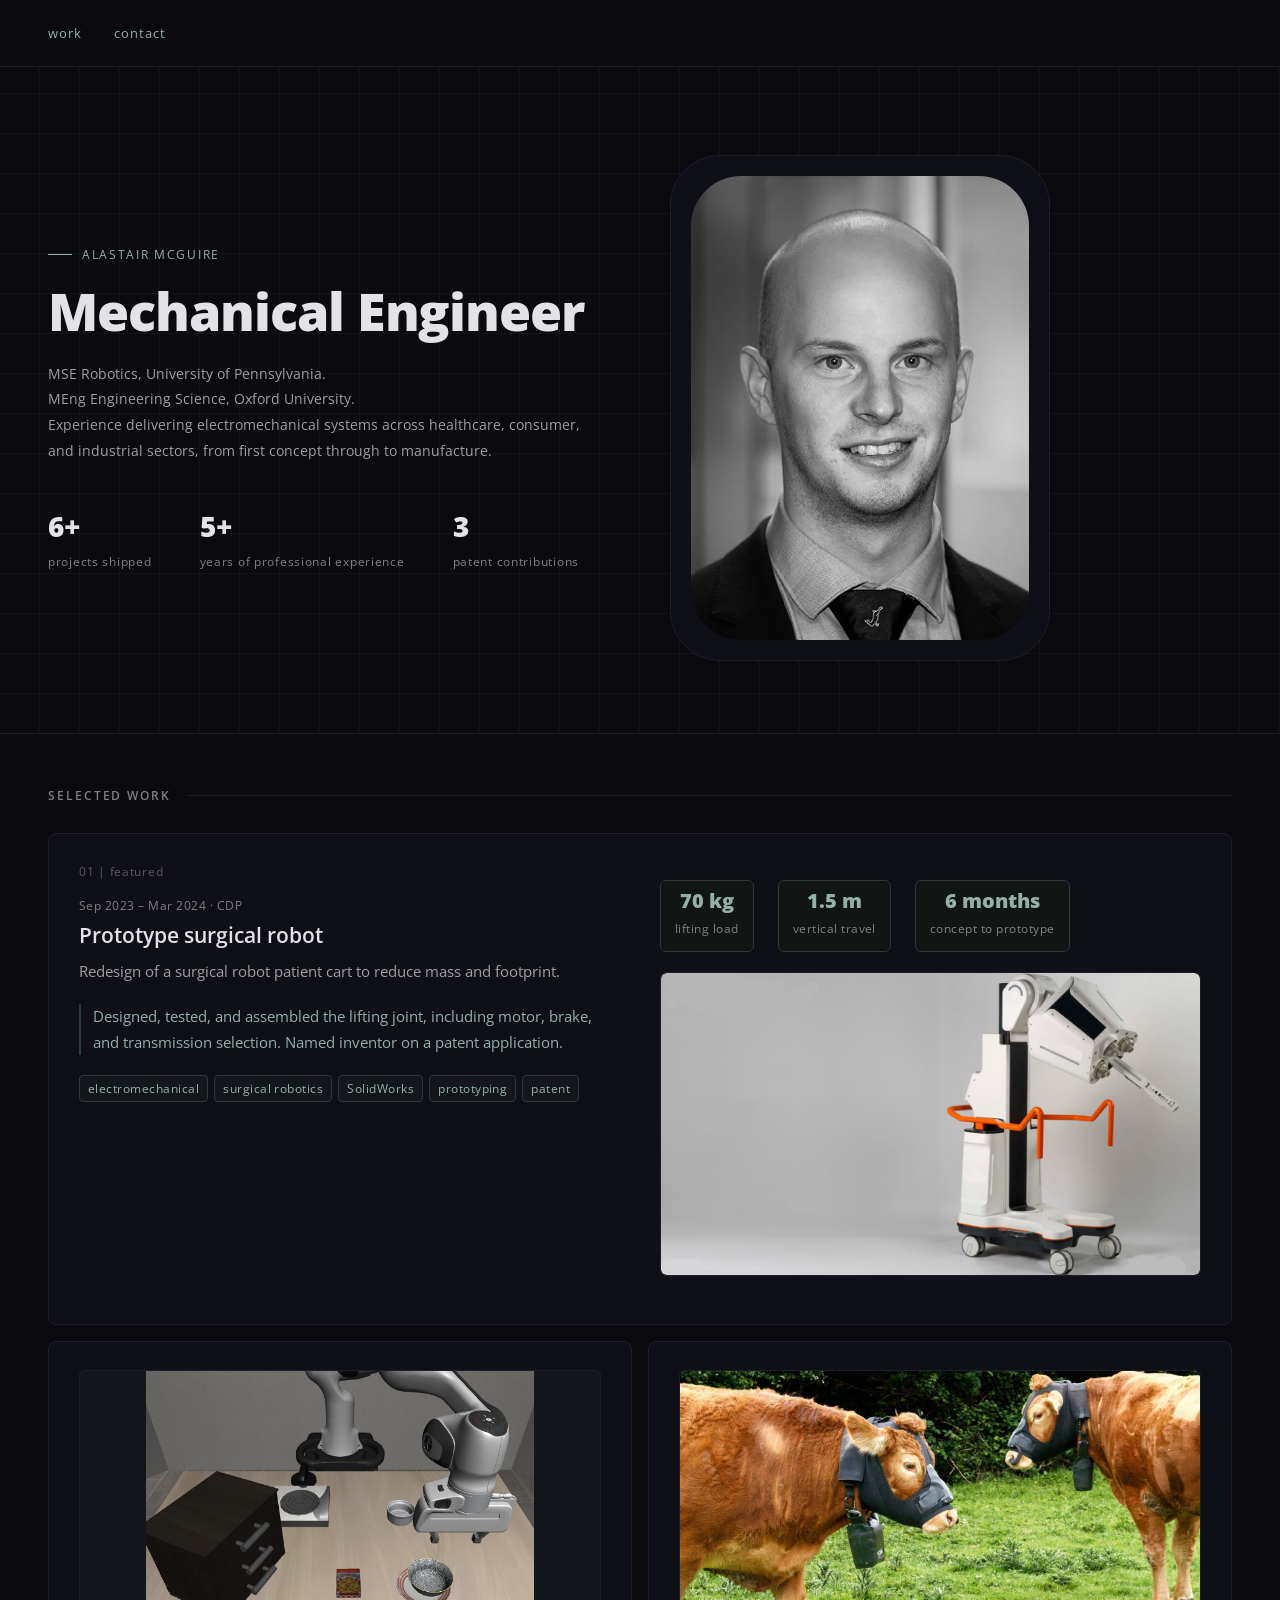
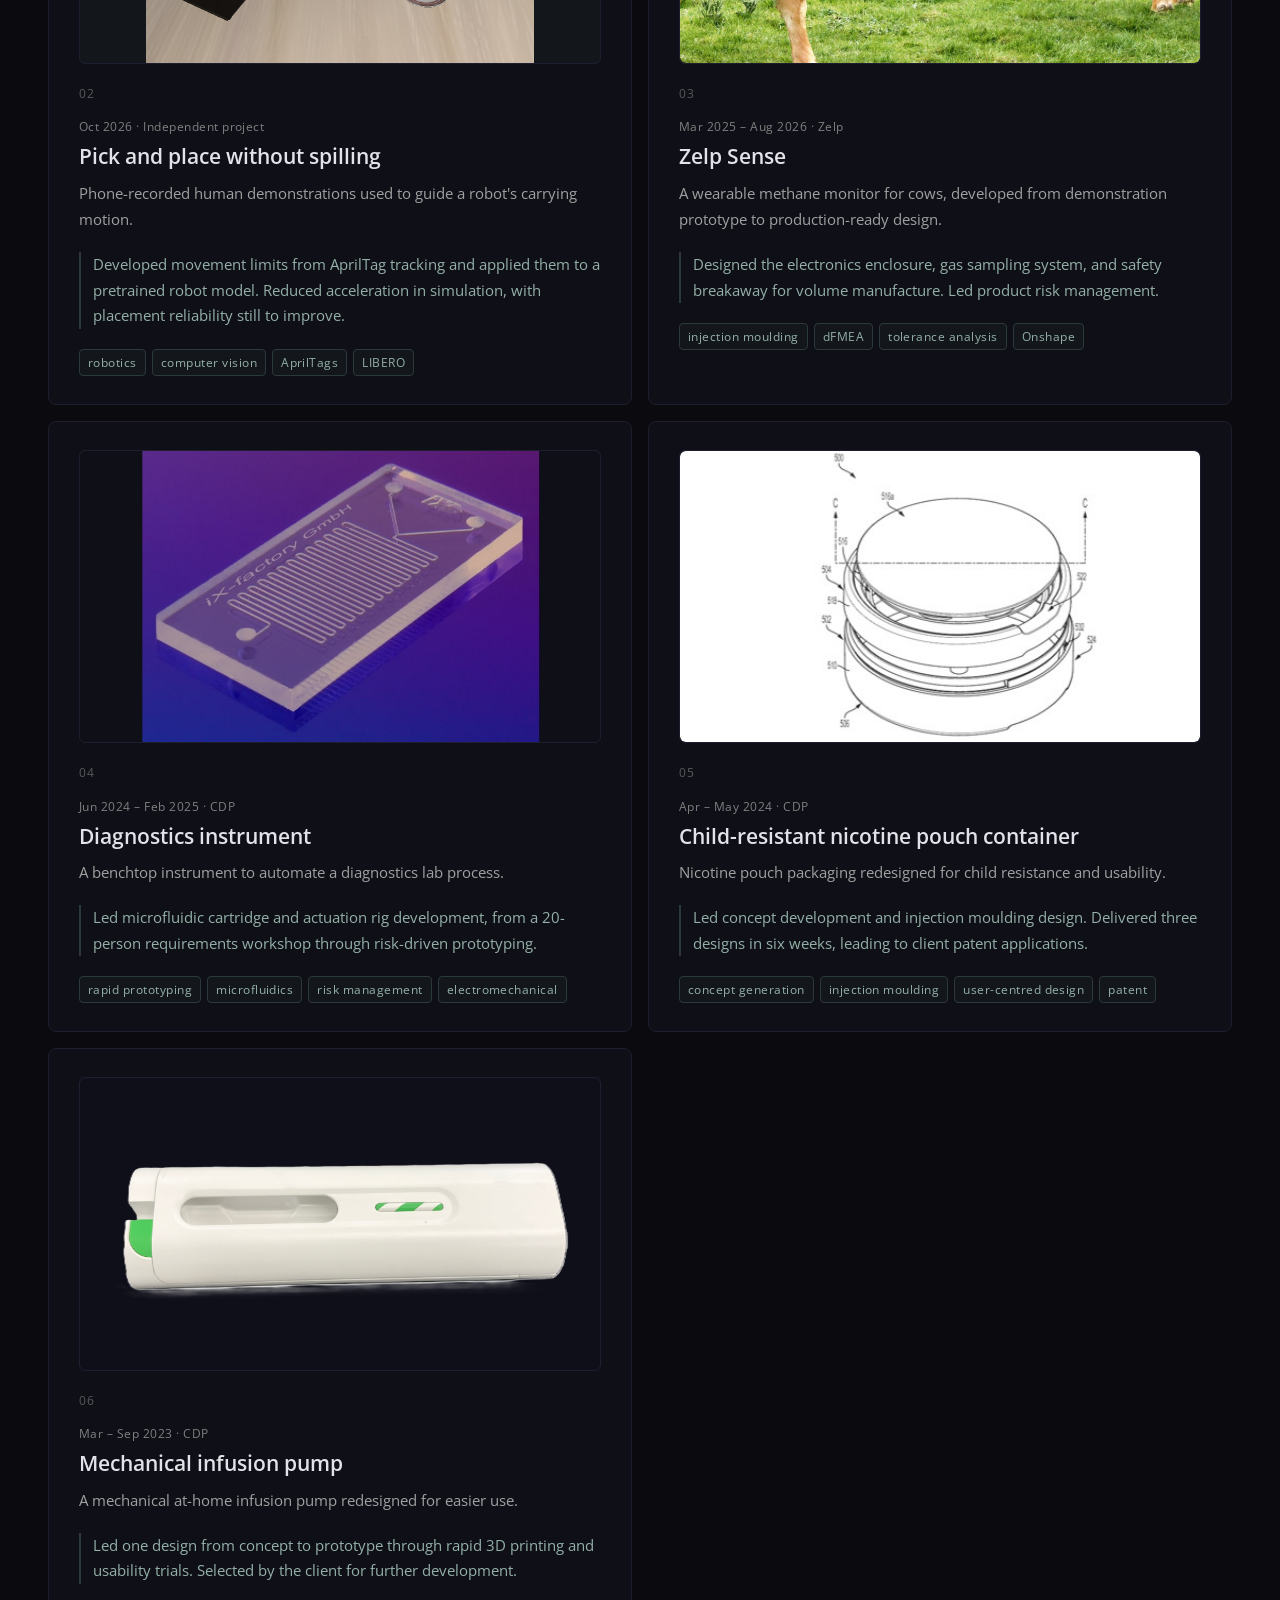
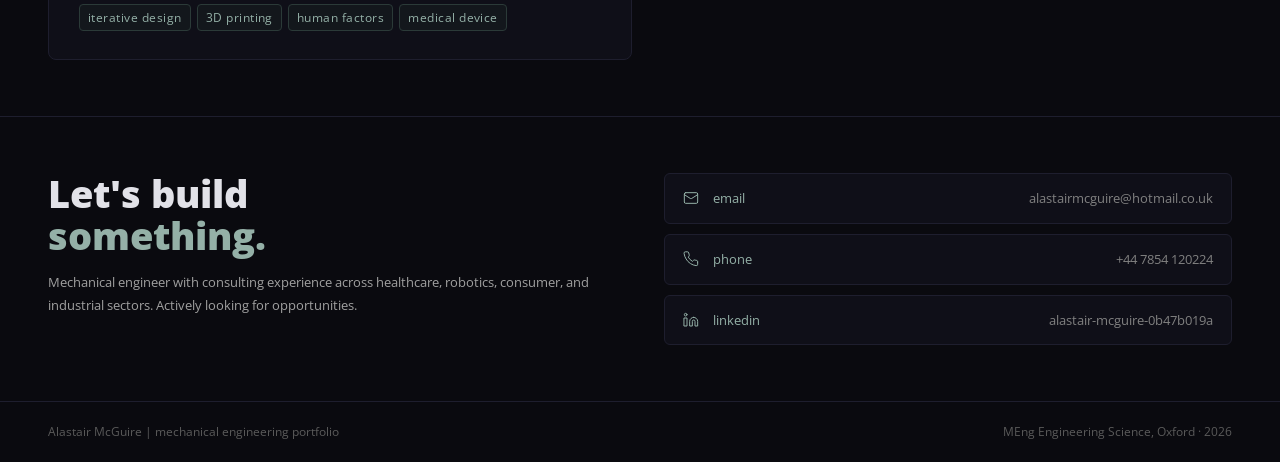
<file: index.html>
<!DOCTYPE html>
<html lang="en">
<head>
<meta charset="UTF-8">
<meta name="viewport" content="width=device-width, initial-scale=1.0">
<title>Alastair McGuire | Mechanical Engineer</title>
<link rel="preconnect" href="https://fonts.googleapis.com">
<link href="https://fonts.googleapis.com/css2?family=Open+Sans:wght@300;400;500;600;700;800&display=swap" rel="stylesheet">
<link rel="stylesheet" href="/styles.css">
</head>
<body>

<nav>
  <ul class="nav-links">
    <li><a href="/#work">work</a></li>
    <li><a href="/#contact">contact</a></li>
  </ul>
</nav>

<section class="hero" id="top">
  <div class="hero-bg"></div>
  <div class="hero-content">
    <div class="hero-tag">Alastair McGuire</div>
    <h1>
      Mechanical Engineer
    </h1>
    <p class="hero-desc">
      MSE Robotics, University of Pennsylvania. <br>
      MEng Engineering Science, Oxford University. <br>
      Experience delivering electromechanical
      systems across healthcare, consumer, and industrial sectors,
      from first concept through to manufacture.
    </p>
    <div class="hero-stats">
      <div>
        <div class="stat-num">6+</div>
        <div class="stat-label">projects shipped</div>
      </div>
      <div>
        <div class="stat-num">5+</div>
        <div class="stat-label">years of professional experience</div>
      </div>
      <div>
        <div class="stat-num">3</div>
        <div class="stat-label">patent contributions</div>
      </div>
    </div>
  </div>
  <div class="hero-image">
     <img src="headshot.jpg" alt="Alastair McGuire">
  </div>
</section>

<div class="section-header" id="work">
  <span class="section-title">selected work</span>
  <div class="section-line"></div>
</div>

<div class="projects">

  <!-- FEATURED: Surgical Robot -->
  <a href="/projects/surgical-robot/" class="project-card featured">
    <div>
      <div class="project-num">01 | featured</div>
      <div class="project-date">Sep 2023 – Mar 2024 · CDP</div>
      <h2 class="project-title">Prototype surgical robot</h2>
      <p class="project-desc">
        Redesign of a surgical robot patient cart to reduce mass and footprint.
      </p>
      <p class="project-role">
        Designed, tested, and assembled the lifting joint, including motor, brake, and transmission selection.
        Named inventor on a patent application.
      </p>
      <div class="tags">
        <span class="tag">electromechanical</span>
        <span class="tag">surgical robotics</span>
        <span class="tag">SolidWorks</span>
        <span class="tag">prototyping</span>
        <span class="tag">patent</span>
      </div>
    </div>
    <div>
      <div class="metrics">
        <div class="metric">
          <span class="metric-val">70 kg</span>
          <span class="metric-lbl">lifting load</span>
        </div>
        <div class="metric">
          <span class="metric-val">1.5 m</span>
          <span class="metric-lbl">vertical travel</span>
        </div>
        <div class="metric">
          <span class="metric-val">6 months</span>
          <span class="metric-lbl">concept to prototype</span>
        </div>
      </div>
      <div class="card-image">
        <img src="/projects/surgical-robot/surgical_robot_full_system.png" alt="Robotic joint CAD assembly">
      </div>
    </div>
  </a>

  <!-- Pick and place without spilling -->
  <a href="/projects/pick-and-place/" class="project-card">
    <div class="card-image">
      <img src="/projects/pick-and-place/scripted-placement.png" alt="Panda robot with a bowl placed on a plate in simulation" loading="lazy" style="object-fit: contain;">
    </div>
    <div class="project-num">02</div>
    <div class="project-date">Oct 2026 &middot; Independent project</div>
    <h2 class="project-title">Pick and place without spilling</h2>
    <p class="project-desc">Phone-recorded human demonstrations used to guide a robot's carrying motion.</p>
    <p class="project-role">Developed movement limits from AprilTag tracking and applied them to a pretrained robot model. Reduced acceleration in simulation, with placement reliability still to improve.</p>
    <div class="tags">
      <span class="tag">robotics</span>
      <span class="tag">computer vision</span>
      <span class="tag">AprilTags</span>
      <span class="tag">LIBERO</span>
    </div>
  </a>
  <!-- ZELP Sense -->
  <a href="/projects/zelp-sense/" class="project-card">
    <div class="card-image">
      <img src="/projects/zelp-sense/sense_oncow.jpg" alt="ZELP Sense device worn by a cow">
    </div>
    <div class="project-num">03</div>
    <div class="project-date">Mar 2025 – Aug 2026 · Zelp</div>
    <h2 class="project-title">Zelp Sense</h2>
    <p class="project-desc">
      A wearable methane monitor for cows, developed from demonstration prototype to production-ready design.
    </p>
    <p class="project-role">
      Designed the electronics enclosure, gas sampling system, and safety breakaway for volume manufacture.
      Led product risk management.
    </p>
    <div class="tags">
      <span class="tag">injection moulding</span>
      <span class="tag">dFMEA</span>
      <span class="tag">tolerance analysis</span>
      <span class="tag">Onshape</span>
    </div>
    <!-- Zelp Sense metrics retained for future use.
    <div class="metrics">
      <div class="metric">
        <span class="metric-val">60%</span>
        <span class="metric-lbl">BoM cost reduction</span>
      </div>
      <div class="metric">
        <span class="metric-val">8×</span>
        <span class="metric-lbl">faster assembly</span>
      </div>
      <div class="metric">
        <span class="metric-val">80%</span>
        <span class="metric-lbl">part count reduction</span>
      </div>
    </div>
    -->
  </a>

  <!-- Novel Diagnostics -->
  <a href="/projects/diagnostics-instrument/" class="project-card">
    <div class="card-image">
      <img src="/projects/diagnostics-instrument/microfluidic_chip.jpg" alt="Final cartridge design CAD render">
    </div>
    <div class="project-num">04</div>
    <div class="project-date">Jun 2024 – Feb 2025 · CDP</div>
    <h2 class="project-title">Diagnostics instrument</h2>
    <p class="project-desc">
      A benchtop instrument to automate a diagnostics lab process.
    </p>
    <p class="project-role">
      Led microfluidic cartridge and actuation rig development, from a 20-person requirements workshop
      through risk-driven prototyping.
    </p>
    <div class="tags">
      <span class="tag">rapid prototyping</span>
      <span class="tag">microfluidics</span>
      <span class="tag">risk management</span>
      <span class="tag">electromechanical</span>
    </div>
  </a>

  <!-- Nicotine Pouch -->
  <a href="/projects/nicotine-pouch/" class="project-card">
    <div class="card-image">
      <img src="/projects/nicotine-pouch/nicotine_pouch_container.jpg" alt="Child-resistant nicotine pouch container">
    </div>
    <div class="project-num">05</div>
    <div class="project-date">Apr – May 2024 · CDP</div>
    <h2 class="project-title">Child-resistant nicotine pouch container</h2>
    <p class="project-desc">    
      Nicotine pouch packaging redesigned for child resistance and usability.
    </p>
    <p class="project-role">
      Led concept development and injection moulding design.
      Delivered three designs in six weeks, leading to client patent applications.
    </p>
    <div class="tags">
      <span class="tag">concept generation</span>
      <span class="tag">injection moulding</span>
      <span class="tag">user-centred design</span>
      <span class="tag">patent</span>
    </div>
  </a>

  <!-- Infusion Pump -->
  <a href="/projects/infusion-pump/" class="project-card">
    <div class="card-image">
      <img src="/projects/infusion-pump/infusion_pump.png" alt="Final infusion pump prototype">
    </div>
    <div class="project-num">06</div>
    <div class="project-date">Mar – Sep 2023 · CDP</div>
    <h2 class="project-title">Mechanical infusion pump</h2>
    <p class="project-desc">
      A mechanical at-home infusion pump redesigned for easier use.
    </p>
    <p class="project-role">
      Led one design from concept to prototype through rapid 3D printing and usability trials.
      Selected by the client for further development.
    </p>
    <div class="tags">
      <span class="tag">iterative design</span>
      <span class="tag">3D printing</span>
      <span class="tag">human factors</span>
      <span class="tag">medical device</span>
    </div>
  </a>


</div>

<section class="contact-section" id="contact">
  <div>
    <h2 class="contact-heading">Let's build<br><span class="accent">something.</span></h2>
    <p class="contact-sub">
      Mechanical engineer with consulting experience across
      healthcare, robotics, consumer, and industrial sectors.
      Actively looking for opportunities.
    </p>
  </div>
  <div class="contact-links">
    <a class="contact-link" href="mailto:alastairmcguire@hotmail.co.uk">
      <svg class="cl-icon" xmlns="http://www.w3.org/2000/svg" width="16" height="16" viewBox="0 0 24 24" fill="none" stroke="currentColor" stroke-width="1.5" stroke-linecap="round" stroke-linejoin="round"><rect x="2" y="4" width="20" height="16" rx="2"/><path d="m22 7-8.97 5.7a1.94 1.94 0 0 1-2.06 0L2 7"/></svg>
      <span class="cl-label">email</span>
      <span class="cl-value">alastairmcguire@hotmail.co.uk</span>
    </a>
    <a class="contact-link" href="tel:+447854120224">
      <svg class="cl-icon" xmlns="http://www.w3.org/2000/svg" width="16" height="16" viewBox="0 0 24 24" fill="none" stroke="currentColor" stroke-width="1.5" stroke-linecap="round" stroke-linejoin="round"><path d="M22 16.92v3a2 2 0 0 1-2.18 2 19.79 19.79 0 0 1-8.63-3.07A19.5 19.5 0 0 1 4.69 12 19.79 19.79 0 0 1 1.61 3.4 2 2 0 0 1 3.6 1.22h3a2 2 0 0 1 2 1.72c.127.96.361 1.903.7 2.81a2 2 0 0 1-.45 2.11L7.91 9.22a16 16 0 0 0 6.29 6.29l1.56-1.56a2 2 0 0 1 2.11-.45 12.84 12.84 0 0 0 2.81.7A2 2 0 0 1 22 16.92z"/></svg>
      <span class="cl-label">phone</span>
      <span class="cl-value">+44 7854 120224</span>
    </a>
    <a class="contact-link" href="https://www.linkedin.com/in/alastair-mcguire-0b47b019a" target="_blank">
      <svg class="cl-icon" xmlns="http://www.w3.org/2000/svg" width="16" height="16" viewBox="0 0 24 24" fill="none" stroke="currentColor" stroke-width="1.5" stroke-linecap="round" stroke-linejoin="round"><path d="M16 8a6 6 0 0 1 6 6v7h-4v-7a2 2 0 0 0-2-2 2 2 0 0 0-2 2v7h-4v-7a6 6 0 0 1 6-6z"/><rect x="2" y="9" width="4" height="12"/><circle cx="4" cy="4" r="2"/></svg>
      <span class="cl-label">linkedin</span>
      <span class="cl-value">alastair-mcguire-0b47b019a</span>
    </a>
  </div>
</section>

<footer>
  <span class="footer-copy">Alastair McGuire | mechanical engineering portfolio</span>
  <span class="footer-copy">MEng Engineering Science, Oxford · 2026</span>
</footer>

</body>
</html>
</file>
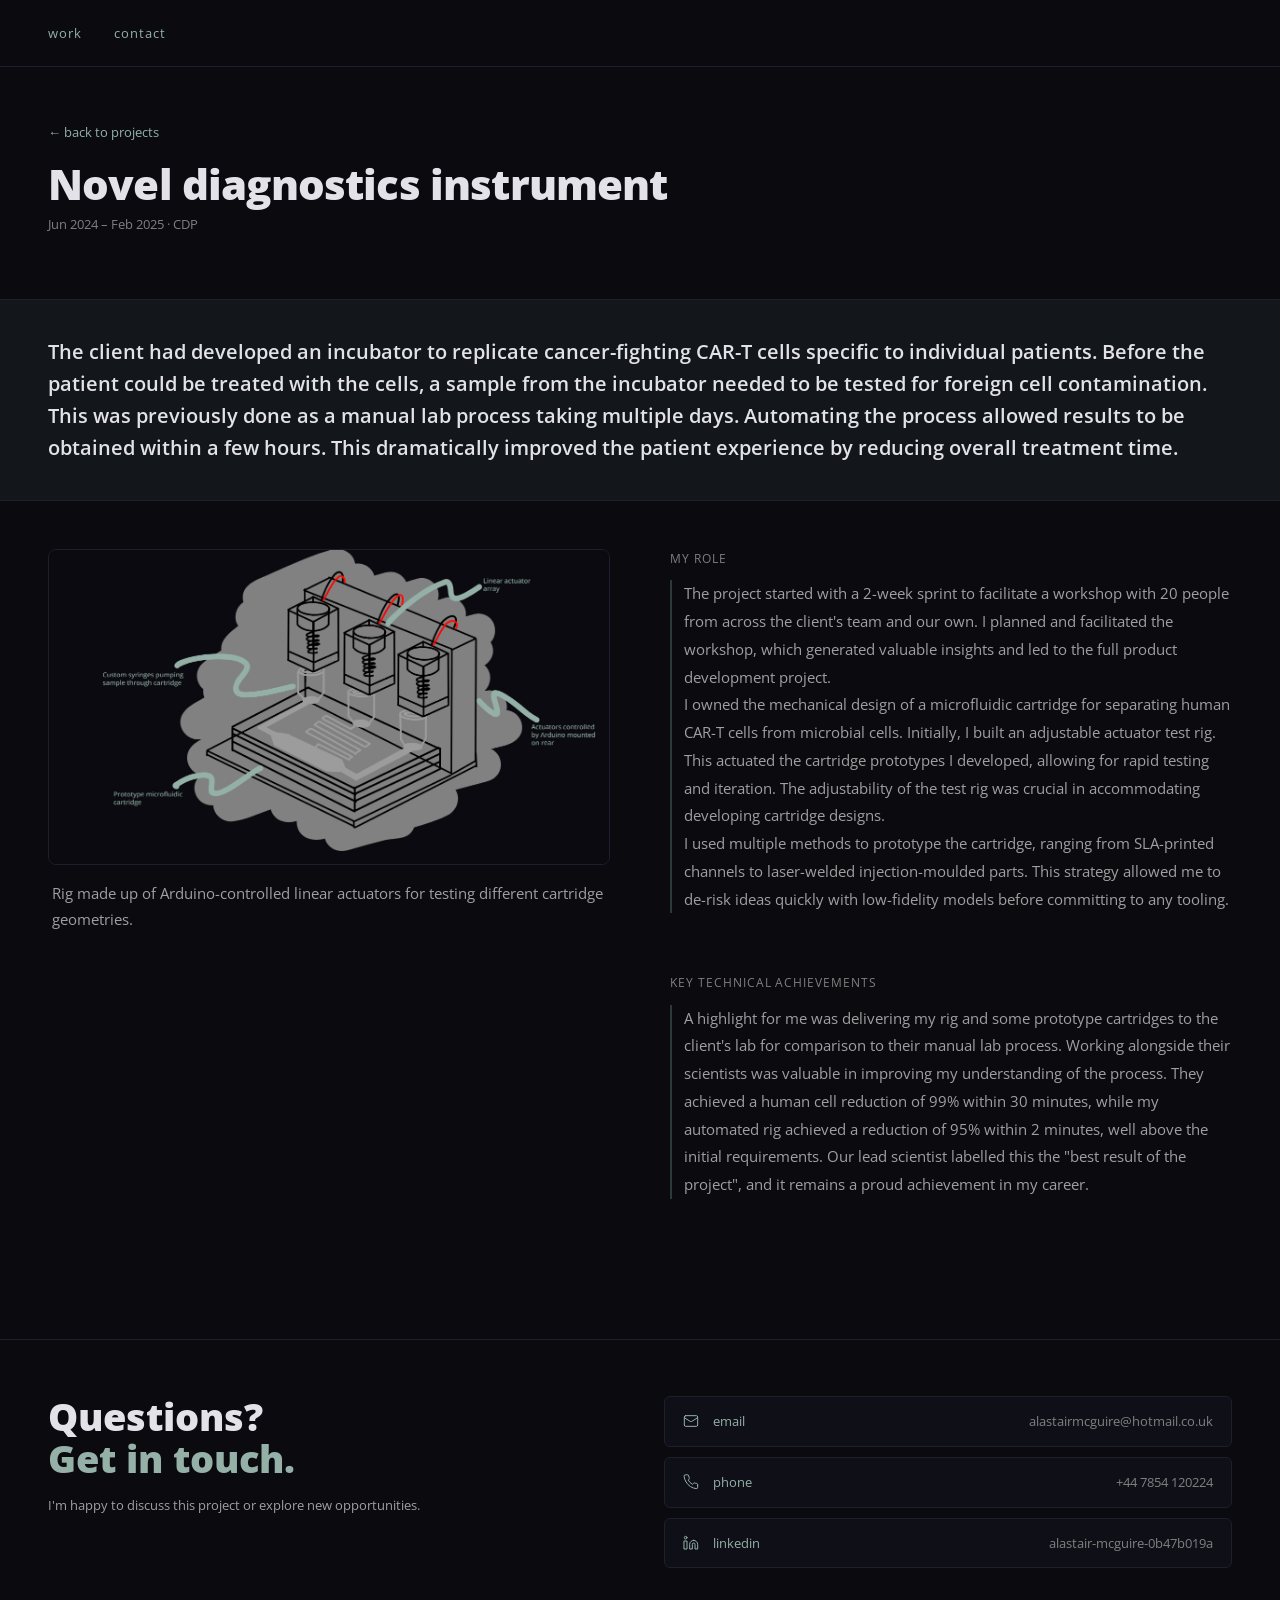
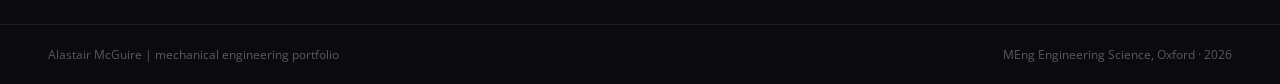
<file: projects/diagnostics-instrument/index.html>
<!DOCTYPE html>
<html lang="en">
<head>
<meta charset="UTF-8">
<meta name="viewport" content="width=device-width, initial-scale=1.0">
<title>Novel diagnostics instrument | Alastair McGuire</title>
<link rel="preconnect" href="https://fonts.googleapis.com">
<link href="https://fonts.googleapis.com/css2?family=Open+Sans:wght@300;400;500;600;700;800&display=swap" rel="stylesheet">
<link rel="stylesheet" href="/styles.css">
</head>
<body>

<nav>
  <ul class="nav-links">
    <li><a href="/#work">work</a></li>
    <li><a href="/#contact">contact</a></li>
  </ul>
</nav>

<div class="project-header">
  <a href="/#work" class="project-back">← back to projects</a>
  <h1>Novel diagnostics instrument</h1>
  <div class="project-meta">Jun 2024 – Feb 2025 · CDP</div>
</div>

<div class="project-overview">
  <p class="project-intro">
    The client had developed an incubator to replicate cancer-fighting CAR-T cells specific to individual patients.
    Before the patient could be treated with the cells, a sample from the incubator needed to be tested for foreign cell contamination.
    This was previously done as a manual lab process taking multiple days.
    Automating the process allowed results to be obtained within a few hours.
    This dramatically improved the patient experience by reducing overall treatment time.
  </p>
</div>

<div class="project-content">

  <div class="gallery">
    <div class="gallery-item">
      <div class="image-container">
        <img src="diagnostics_rig.jpg" alt="diagnostics_rig.jpg">
      </div>
      <p class="image-caption">
        Rig made up of Arduino-controlled linear actuators for testing different cartridge geometries.
      </p>
    </div>
  </div>

  <div class="project-text">
    <div class="role-section">
      <div class="role-label">My role</div>
      <p class="role-text">
        The project started with a 2-week sprint to facilitate a workshop with 20 people from across the client's team and our own.
        I planned and facilitated the workshop, which generated valuable insights and led to the full product development project.
      <br>
        I owned the mechanical design of a microfluidic cartridge for separating human CAR-T cells from microbial cells.
        Initially, I built an adjustable actuator test rig. This actuated the cartridge prototypes I developed, allowing for rapid testing and iteration.
        The adjustability of the test rig was crucial in accommodating developing cartridge designs.
      <br>
        I used multiple methods to prototype the cartridge, ranging from SLA-printed channels to laser-welded injection-moulded parts.
        This strategy allowed me to de-risk ideas quickly with low-fidelity models before committing to any tooling.
      </p>
    </div>

    <div class="role-section">
      <div class="role-label">Key technical achievements</div>
      <p class="role-text">
        A highlight for me was delivering my rig and some prototype cartridges to the client's lab for comparison to their manual lab process.
        Working alongside their scientists was valuable in improving my understanding of the process.
        They achieved a human cell reduction of 99% within 30 minutes, while my automated rig achieved a reduction of 95% within 2 minutes, well above the initial requirements.
        Our lead scientist labelled this the "best result of the project", and it remains a proud achievement in my career.
      </p>
    </div>
  </div>

</div>

<section class="contact-section" id="contact">
  <div>
    <h2 class="contact-heading">Questions?<br><span class="accent">Get in touch.</span></h2>
    <p class="contact-sub">
      I'm happy to discuss this project or explore new opportunities.
    </p>
  </div>
  <div class="contact-links">
    <a class="contact-link" href="mailto:alastairmcguire@hotmail.co.uk">
      <svg class="cl-icon" xmlns="http://www.w3.org/2000/svg" width="16" height="16" viewBox="0 0 24 24" fill="none" stroke="currentColor" stroke-width="1.5" stroke-linecap="round" stroke-linejoin="round"><rect x="2" y="4" width="20" height="16" rx="2"/><path d="m22 7-8.97 5.7a1.94 1.94 0 0 1-2.06 0L2 7"/></svg>
      <span class="cl-label">email</span>
      <span class="cl-value">alastairmcguire@hotmail.co.uk</span>
    </a>
    <a class="contact-link" href="tel:+447854120224">
      <svg class="cl-icon" xmlns="http://www.w3.org/2000/svg" width="16" height="16" viewBox="0 0 24 24" fill="none" stroke="currentColor" stroke-width="1.5" stroke-linecap="round" stroke-linejoin="round"><path d="M22 16.92v3a2 2 0 0 1-2.18 2 19.79 19.79 0 0 1-8.63-3.07A19.5 19.5 0 0 1 4.69 12 19.79 19.79 0 0 1 1.61 3.4 2 2 0 0 1 3.6 1.22h3a2 2 0 0 1 2 1.72c.127.96.361 1.903.7 2.81a2 2 0 0 1-.45 2.11L7.91 9.22a16 16 0 0 0 6.29 6.29l1.56-1.56a2 2 0 0 1 2.11-.45 12.84 12.84 0 0 0 2.81.7A2 2 0 0 1 22 16.92z"/></svg>
      <span class="cl-label">phone</span>
      <span class="cl-value">+44 7854 120224</span>
    </a>
    <a class="contact-link" href="https://www.linkedin.com/in/alastair-mcguire-0b47b019a" target="_blank">
      <svg class="cl-icon" xmlns="http://www.w3.org/2000/svg" width="16" height="16" viewBox="0 0 24 24" fill="none" stroke="currentColor" stroke-width="1.5" stroke-linecap="round" stroke-linejoin="round"><path d="M16 8a6 6 0 0 1 6 6v7h-4v-7a2 2 0 0 0-2-2 2 2 0 0 0-2 2v7h-4v-7a6 6 0 0 1 6-6z"/><rect x="2" y="9" width="4" height="12"/><circle cx="4" cy="4" r="2"/></svg>
      <span class="cl-label">linkedin</span>
      <span class="cl-value">alastair-mcguire-0b47b019a</span>
    </a>
  </div>
</section>

<footer>
  <span class="footer-copy">Alastair McGuire | mechanical engineering portfolio</span>
  <span class="footer-copy">MEng Engineering Science, Oxford · 2026</span>
</footer>

</body>
</html>
</file>
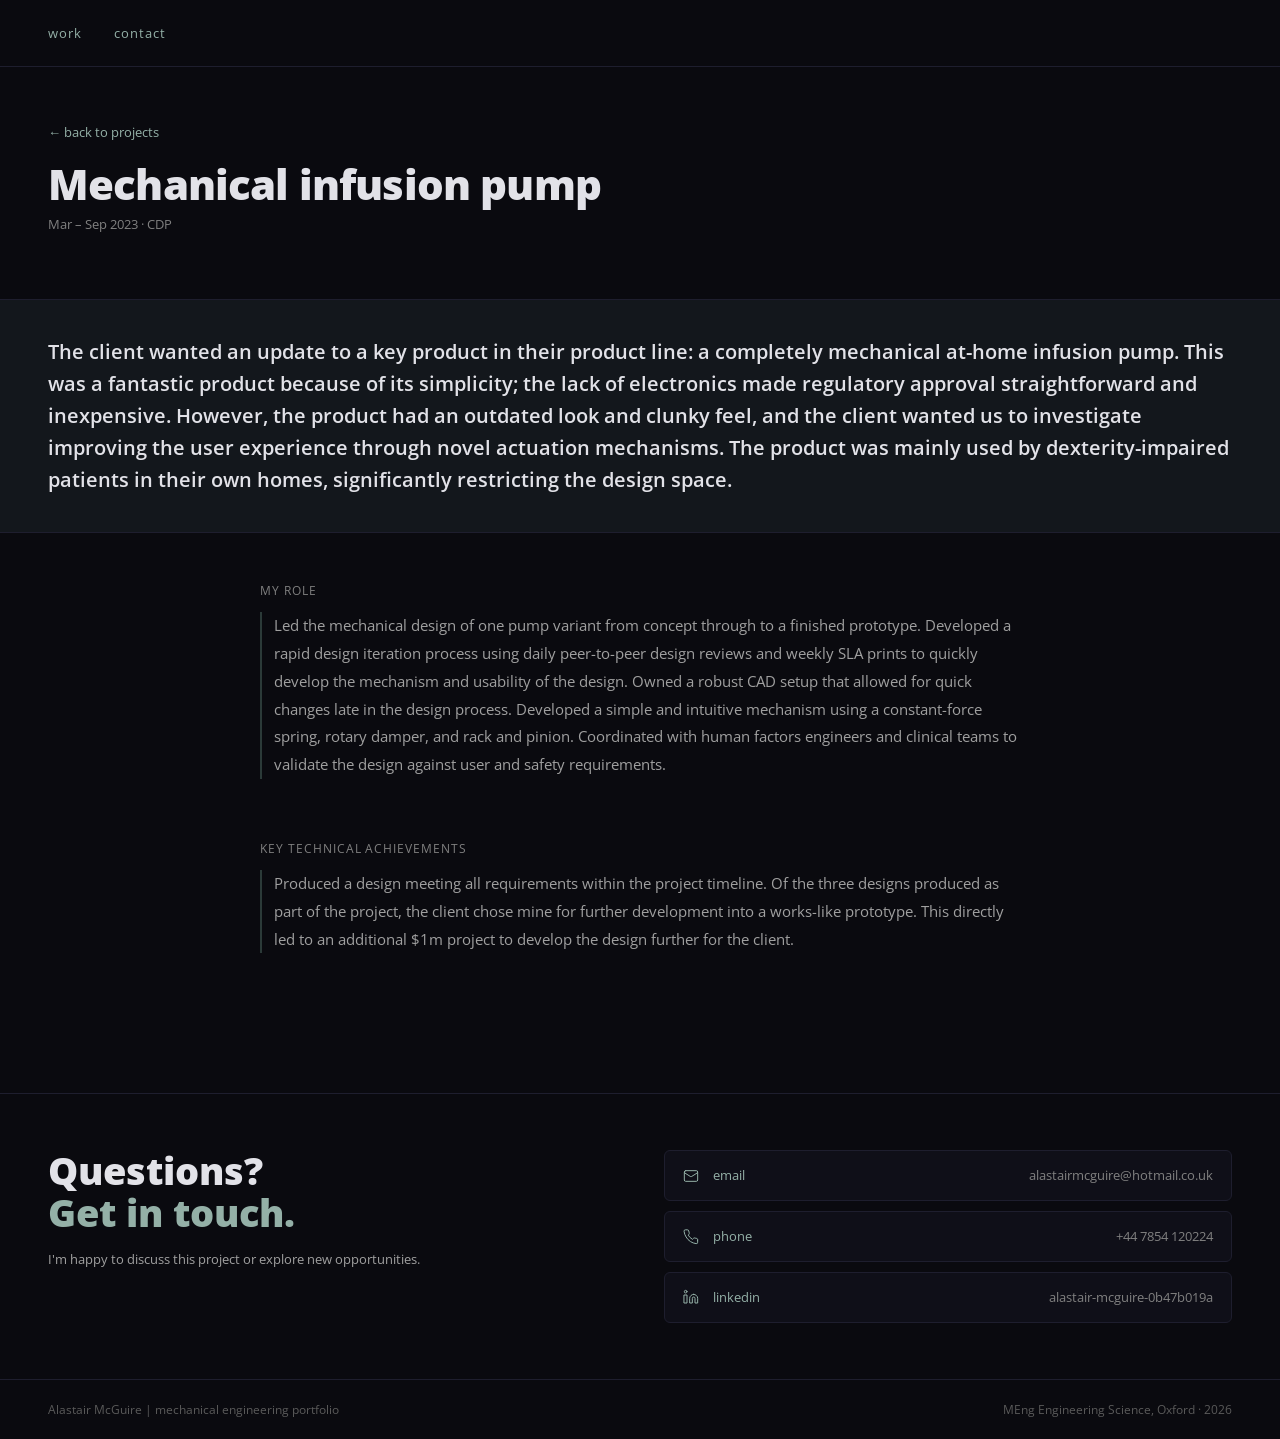
<file: projects/infusion-pump/index.html>
<!DOCTYPE html>
<html lang="en">
<head>
<meta charset="UTF-8">
<meta name="viewport" content="width=device-width, initial-scale=1.0">
<title>Mechanical infusion pump | Alastair McGuire</title>
<link rel="preconnect" href="https://fonts.googleapis.com">
<link href="https://fonts.googleapis.com/css2?family=Open+Sans:wght@300;400;500;600;700;800&display=swap" rel="stylesheet">
<link rel="stylesheet" href="/styles.css">
</head>
<body>

<nav>
  <ul class="nav-links">
    <li><a href="/#work">work</a></li>
    <li><a href="/#contact">contact</a></li>
  </ul>
</nav>

<div class="project-header">
  <a href="/#work" class="project-back">← back to projects</a>
  <h1>Mechanical infusion pump</h1>
  <div class="project-meta">Mar – Sep 2023 · CDP</div>
</div>

<div class="project-overview">
  <p class="project-intro">
    The client wanted an update to a key product in their product line: a completely mechanical at-home infusion pump.
    This was a fantastic product because of its simplicity; the lack of electronics made regulatory approval straightforward and inexpensive.
    However, the product had an outdated look and clunky feel, and the client wanted us to investigate improving the user experience through novel actuation mechanisms.
    The product was mainly used by dexterity-impaired patients in their own homes, significantly restricting the design space.
  </p>
</div>

<div class="project-content project-content-text-only">

  <div class="project-text">
    <div class="role-section">
      <div class="role-label">My role</div>
      <p class="role-text">
        Led the mechanical design of one pump variant from concept through to a finished prototype.
        Developed a rapid design iteration process using daily peer-to-peer design reviews and weekly SLA prints to quickly develop the mechanism and usability of the design.
        Owned a robust CAD setup that allowed for quick changes late in the design process.
        Developed a simple and intuitive mechanism using a constant-force spring, rotary damper, and rack and pinion.
        Coordinated with human factors engineers and clinical teams to validate the design against user and safety requirements.
      </p>
    </div>

    <div class="role-section">
      <div class="role-label">Key technical achievements</div>
      <p class="role-text">
        Produced a design meeting all requirements within the project timeline.
        Of the three designs produced as part of the project, the client chose mine for further development into a works-like prototype.
        This directly led to an additional $1m project to develop the design further for the client.
      </p>
    </div>
  </div>

</div>

<section class="contact-section" id="contact">
  <div>
    <h2 class="contact-heading">Questions?<br><span class="accent">Get in touch.</span></h2>
    <p class="contact-sub">
      I'm happy to discuss this project or explore new opportunities.
    </p>
  </div>
  <div class="contact-links">
    <a class="contact-link" href="mailto:alastairmcguire@hotmail.co.uk">
      <svg class="cl-icon" xmlns="http://www.w3.org/2000/svg" width="16" height="16" viewBox="0 0 24 24" fill="none" stroke="currentColor" stroke-width="1.5" stroke-linecap="round" stroke-linejoin="round"><rect x="2" y="4" width="20" height="16" rx="2"/><path d="m22 7-8.97 5.7a1.94 1.94 0 0 1-2.06 0L2 7"/></svg>
      <span class="cl-label">email</span>
      <span class="cl-value">alastairmcguire@hotmail.co.uk</span>
    </a>
    <a class="contact-link" href="tel:+447854120224">
      <svg class="cl-icon" xmlns="http://www.w3.org/2000/svg" width="16" height="16" viewBox="0 0 24 24" fill="none" stroke="currentColor" stroke-width="1.5" stroke-linecap="round" stroke-linejoin="round"><path d="M22 16.92v3a2 2 0 0 1-2.18 2 19.79 19.79 0 0 1-8.63-3.07A19.5 19.5 0 0 1 4.69 12 19.79 19.79 0 0 1 1.61 3.4 2 2 0 0 1 3.6 1.22h3a2 2 0 0 1 2 1.72c.127.96.361 1.903.7 2.81a2 2 0 0 1-.45 2.11L7.91 9.22a16 16 0 0 0 6.29 6.29l1.56-1.56a2 2 0 0 1 2.11-.45 12.84 12.84 0 0 0 2.81.7A2 2 0 0 1 22 16.92z"/></svg>
      <span class="cl-label">phone</span>
      <span class="cl-value">+44 7854 120224</span>
    </a>
    <a class="contact-link" href="https://www.linkedin.com/in/alastair-mcguire-0b47b019a" target="_blank">
      <svg class="cl-icon" xmlns="http://www.w3.org/2000/svg" width="16" height="16" viewBox="0 0 24 24" fill="none" stroke="currentColor" stroke-width="1.5" stroke-linecap="round" stroke-linejoin="round"><path d="M16 8a6 6 0 0 1 6 6v7h-4v-7a2 2 0 0 0-2-2 2 2 0 0 0-2 2v7h-4v-7a6 6 0 0 1 6-6z"/><rect x="2" y="9" width="4" height="12"/><circle cx="4" cy="4" r="2"/></svg>
      <span class="cl-label">linkedin</span>
      <span class="cl-value">alastair-mcguire-0b47b019a</span>
    </a>
  </div>
</section>

<footer>
  <span class="footer-copy">Alastair McGuire | mechanical engineering portfolio</span>
  <span class="footer-copy">MEng Engineering Science, Oxford · 2026</span>
</footer>

</body>
</html>
</file>
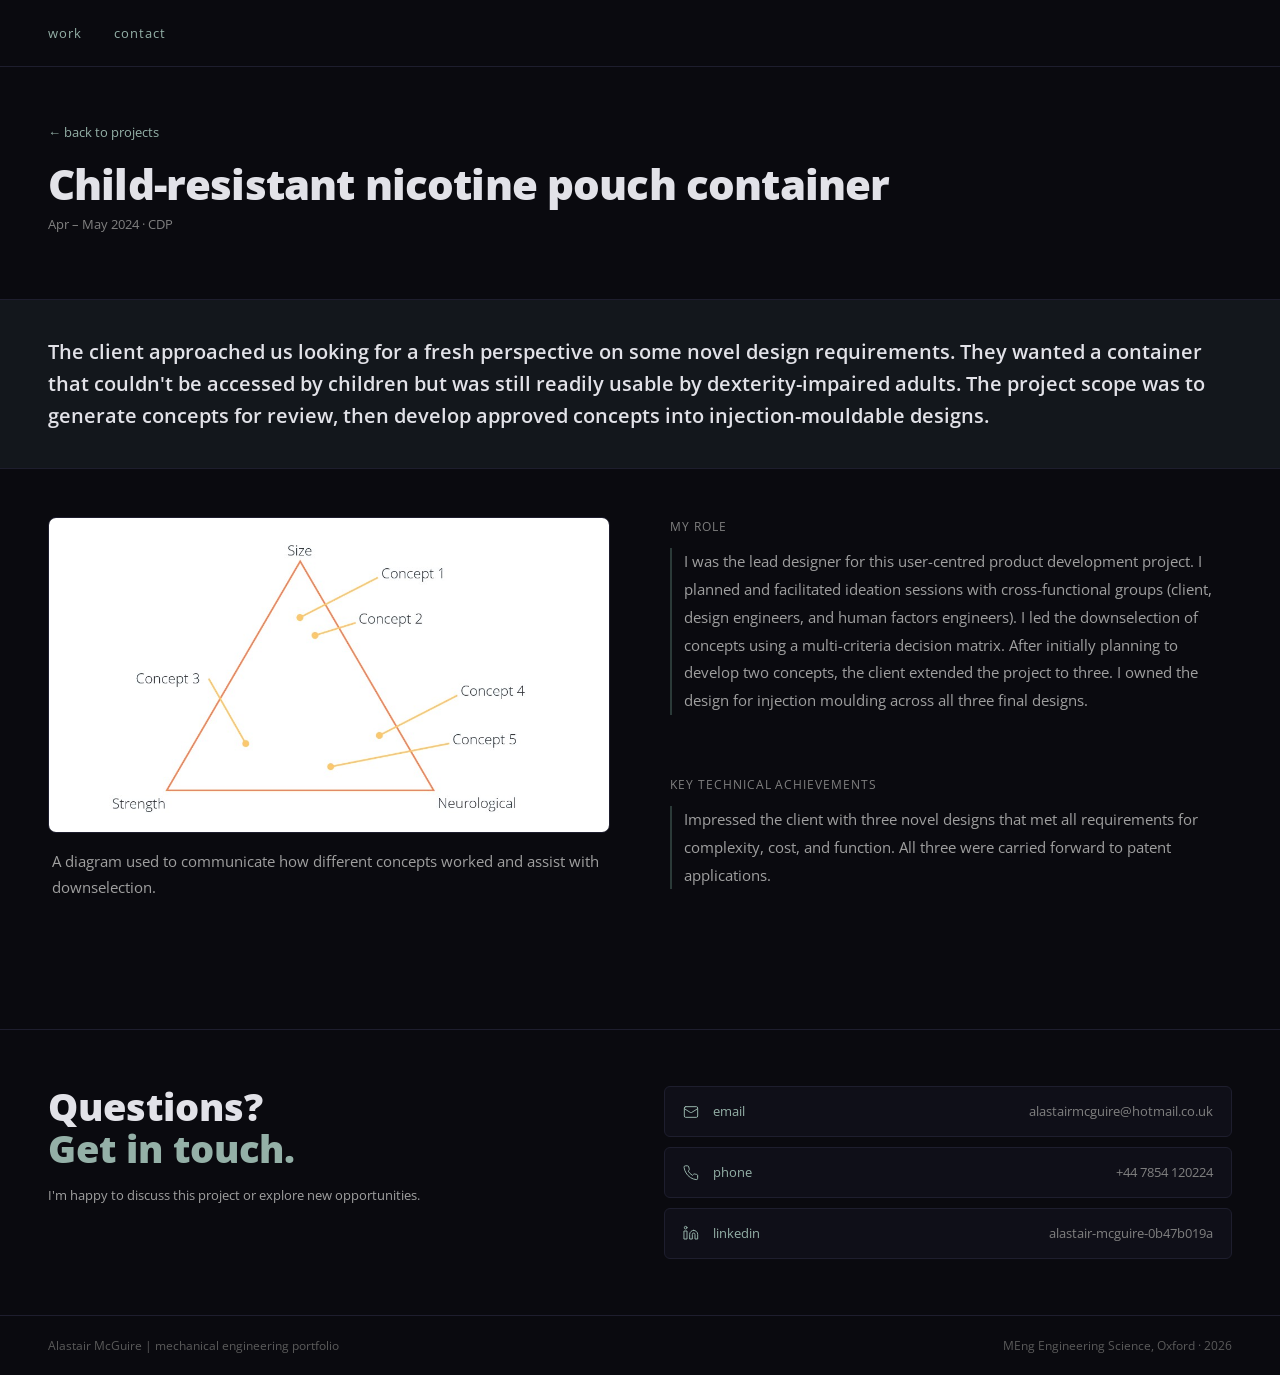
<file: projects/nicotine-pouch/index.html>
<!DOCTYPE html>
<html lang="en">
<head>
<meta charset="UTF-8">
<meta name="viewport" content="width=device-width, initial-scale=1.0">
<title>Child-resistant nicotine pouch container | Alastair McGuire</title>
<link rel="preconnect" href="https://fonts.googleapis.com">
<link href="https://fonts.googleapis.com/css2?family=Open+Sans:wght@300;400;500;600;700;800&display=swap" rel="stylesheet">
<link rel="stylesheet" href="/styles.css">
</head>
<body>

<nav>
  <ul class="nav-links">
    <li><a href="/#work">work</a></li>
    <li><a href="/#contact">contact</a></li>
  </ul>
</nav>

<div class="project-header">
  <a href="/#work" class="project-back">← back to projects</a>
  <h1>Child-resistant nicotine pouch container</h1>
  <div class="project-meta">Apr – May 2024 · CDP</div>
</div>

<div class="project-overview">
  <p class="project-intro">
    The client approached us looking for a fresh perspective on some novel design requirements.
    They wanted a container that couldn't be accessed by children but was still readily usable by dexterity-impaired adults.
    The project scope was to generate concepts for review, then develop approved concepts into injection-mouldable designs.
  </p>
</div>

<div class="project-content">

  <div class="gallery">
    <div class="gallery-item">
      <div class="image-container">
        <img src="/projects/nicotine-pouch/nicotine_pouch_ideation.jpg" alt="Concept 1: Push-turn locking mechanism">
      </div>
      <p class="image-caption">
        A diagram used to communicate how different concepts worked and assist with downselection.
      </p>
    </div>
  </div>

  <div class="project-text">
    <div class="role-section">
      <div class="role-label">My role</div>
      <p class="role-text">
        I was the lead designer for this user-centred product development project.
        I planned and facilitated ideation sessions with cross-functional groups (client, design engineers, and human factors engineers).
        I led the downselection of concepts using a multi-criteria decision matrix.
        After initially planning to develop two concepts, the client extended the project to three.
        I owned the design for injection moulding across all three final designs. 
      </p>
    </div>

    <div class="role-section">
      <div class="role-label">Key technical achievements</div>
      <p class="role-text">
        Impressed the client with three novel designs that met all requirements for complexity, cost, and function.
        All three were carried forward to patent applications.
      </p>
    </div>
  </div>

</div>

<section class="contact-section" id="contact">
  <div>
    <h2 class="contact-heading">Questions?<br><span class="accent">Get in touch.</span></h2>
    <p class="contact-sub">
      I'm happy to discuss this project or explore new opportunities.
    </p>
  </div>
  <div class="contact-links">
    <a class="contact-link" href="mailto:alastairmcguire@hotmail.co.uk">
      <svg class="cl-icon" xmlns="http://www.w3.org/2000/svg" width="16" height="16" viewBox="0 0 24 24" fill="none" stroke="currentColor" stroke-width="1.5" stroke-linecap="round" stroke-linejoin="round"><rect x="2" y="4" width="20" height="16" rx="2"/><path d="m22 7-8.97 5.7a1.94 1.94 0 0 1-2.06 0L2 7"/></svg>
      <span class="cl-label">email</span>
      <span class="cl-value">alastairmcguire@hotmail.co.uk</span>
    </a>
    <a class="contact-link" href="tel:+447854120224">
      <svg class="cl-icon" xmlns="http://www.w3.org/2000/svg" width="16" height="16" viewBox="0 0 24 24" fill="none" stroke="currentColor" stroke-width="1.5" stroke-linecap="round" stroke-linejoin="round"><path d="M22 16.92v3a2 2 0 0 1-2.18 2 19.79 19.79 0 0 1-8.63-3.07A19.5 19.5 0 0 1 4.69 12 19.79 19.79 0 0 1 1.61 3.4 2 2 0 0 1 3.6 1.22h3a2 2 0 0 1 2 1.72c.127.96.361 1.903.7 2.81a2 2 0 0 1-.45 2.11L7.91 9.22a16 16 0 0 0 6.29 6.29l1.56-1.56a2 2 0 0 1 2.11-.45 12.84 12.84 0 0 0 2.81.7A2 2 0 0 1 22 16.92z"/></svg>
      <span class="cl-label">phone</span>
      <span class="cl-value">+44 7854 120224</span>
    </a>
    <a class="contact-link" href="https://www.linkedin.com/in/alastair-mcguire-0b47b019a" target="_blank">
      <svg class="cl-icon" xmlns="http://www.w3.org/2000/svg" width="16" height="16" viewBox="0 0 24 24" fill="none" stroke="currentColor" stroke-width="1.5" stroke-linecap="round" stroke-linejoin="round"><path d="M16 8a6 6 0 0 1 6 6v7h-4v-7a2 2 0 0 0-2-2 2 2 0 0 0-2 2v7h-4v-7a6 6 0 0 1 6-6z"/><rect x="2" y="9" width="4" height="12"/><circle cx="4" cy="4" r="2"/></svg>
      <span class="cl-label">linkedin</span>
      <span class="cl-value">alastair-mcguire-0b47b019a</span>
    </a>
  </div>
</section>

<footer>
  <span class="footer-copy">Alastair McGuire | mechanical engineering portfolio</span>
  <span class="footer-copy">MEng Engineering Science, Oxford · 2026</span>
</footer>

</body>
</html>
</file>
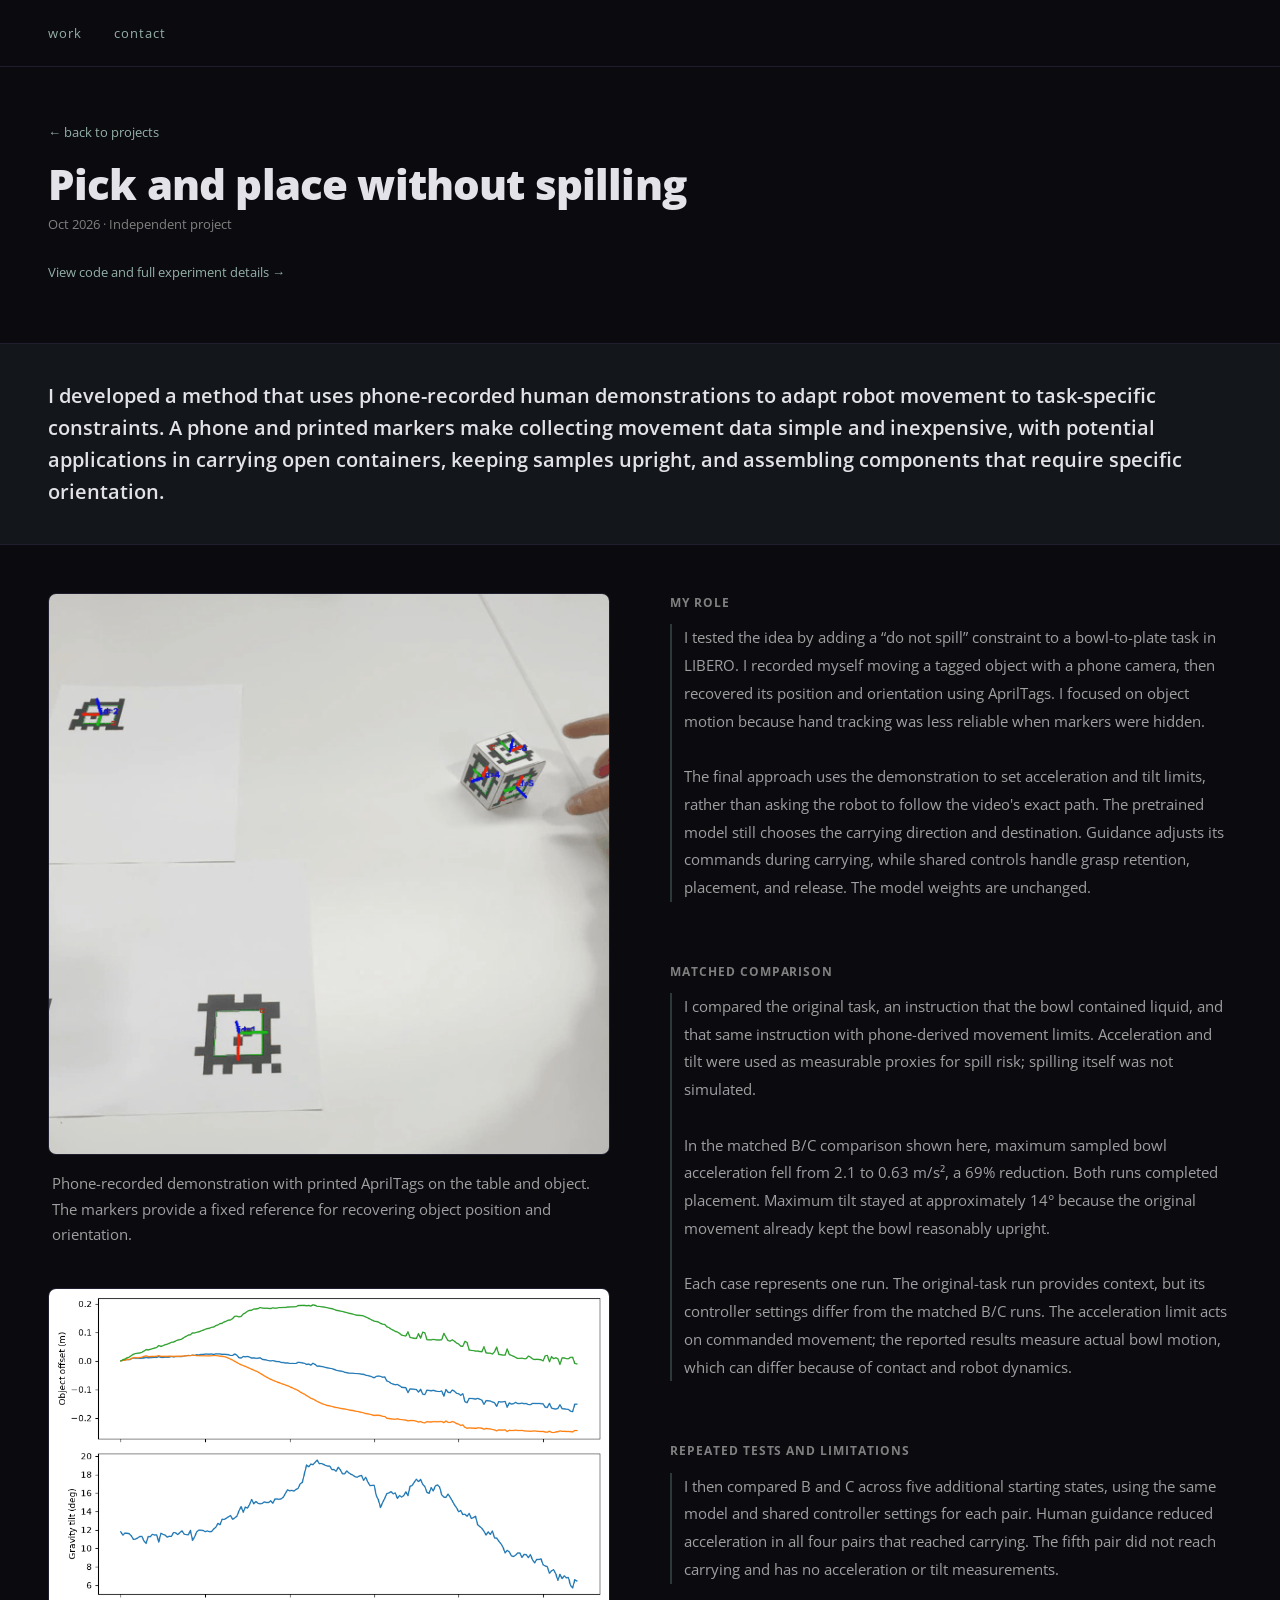
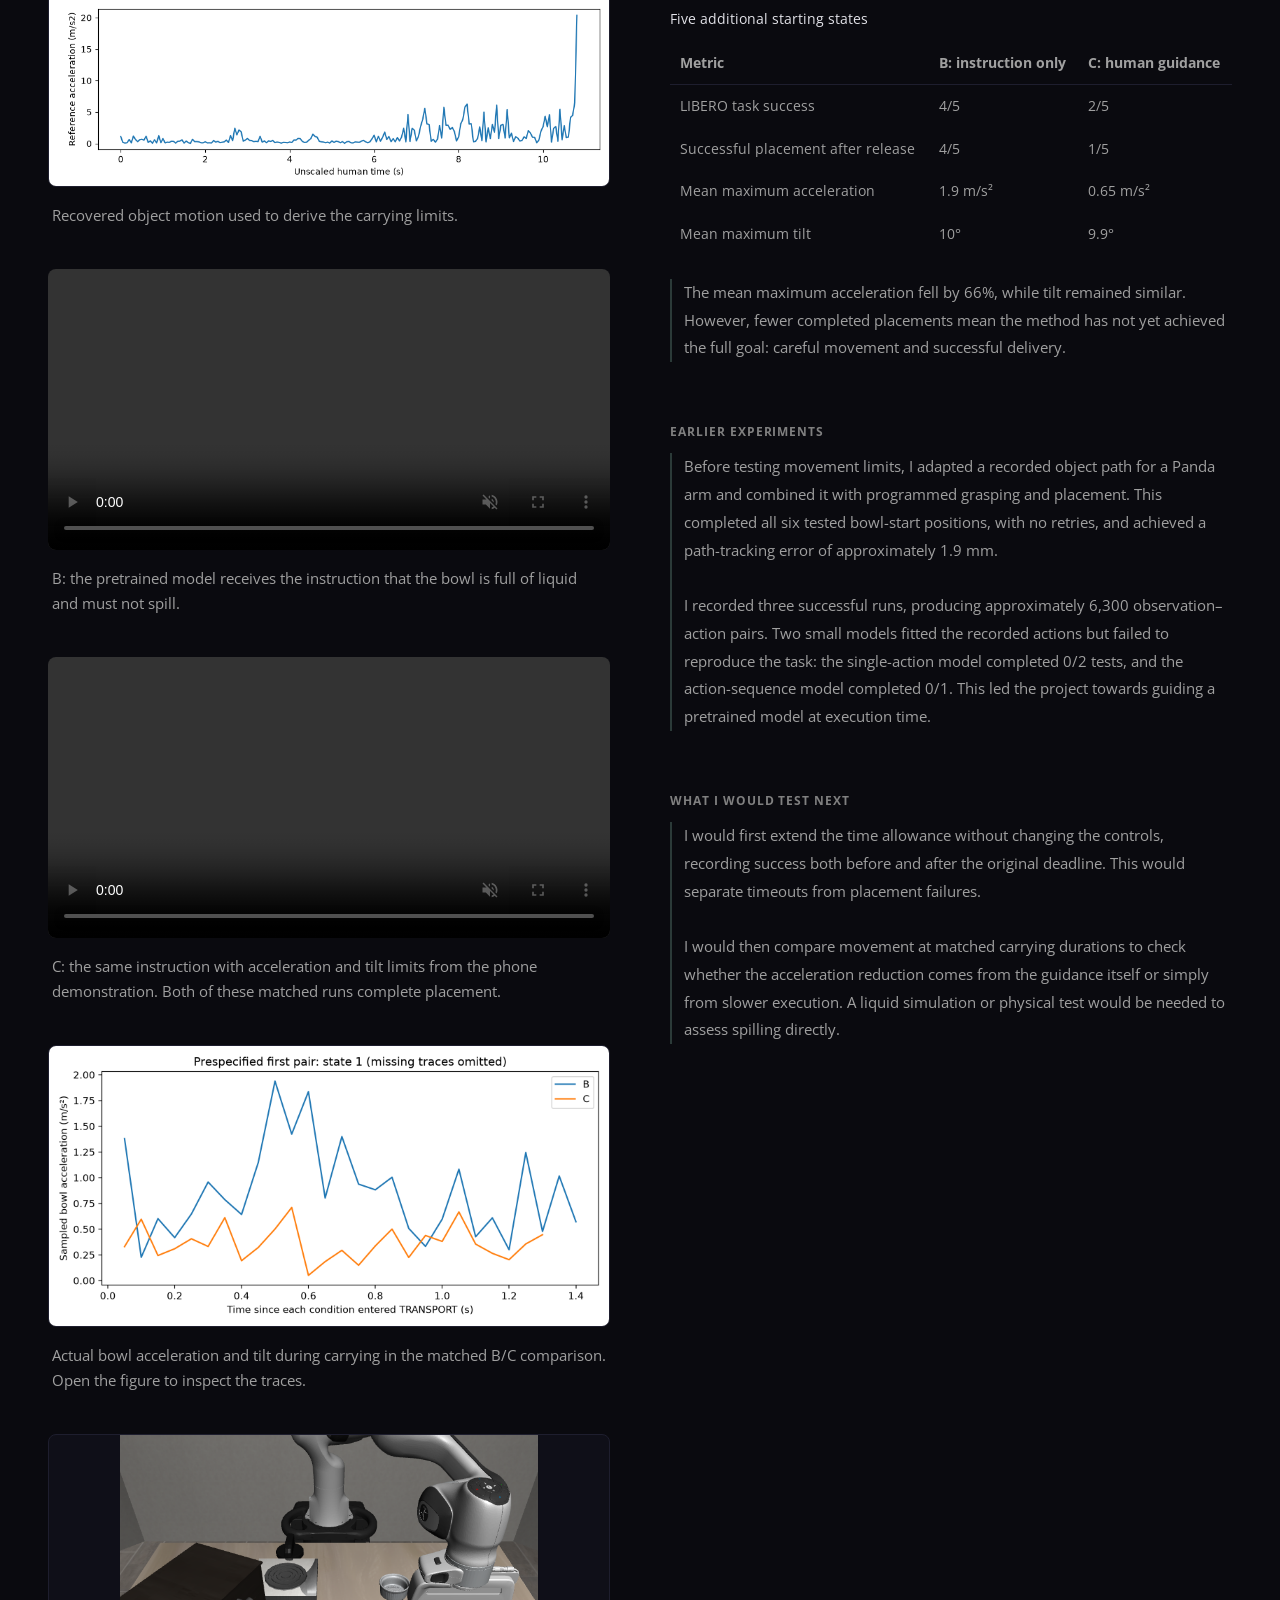
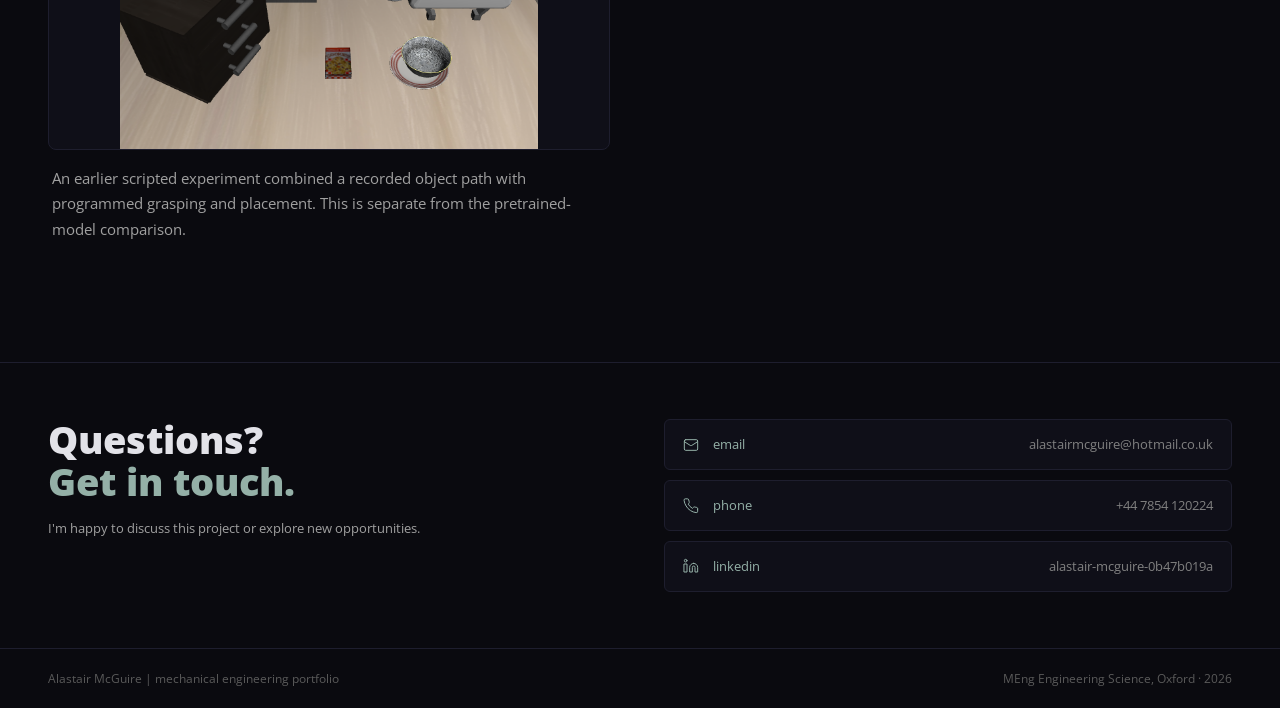
<file: projects/pick-and-place/index.html>
<!DOCTYPE html>
<html lang="en">
<head>
<meta charset="UTF-8">
<meta name="viewport" content="width=device-width, initial-scale=1.0">
<title>Pick and place without spilling | Alastair McGuire</title>
<link rel="preconnect" href="https://fonts.googleapis.com">
<link href="https://fonts.googleapis.com/css2?family=Open+Sans:wght@300;400;500;600;700;800&display=swap" rel="stylesheet">
<link rel="stylesheet" href="/styles.css">
</head>
<body>

<nav>
  <ul class="nav-links">
    <li><a href="/#work">work</a></li>
    <li><a href="/#contact">contact</a></li>
  </ul>
</nav>

<div class="project-header">
  <a href="/#work" class="project-back">&larr; back to projects</a>
  <h1>Pick and place without spilling</h1>
  <div class="project-meta">Oct 2026 &middot; Independent project</div>
  <a class="project-back" href="https://github.com/amcguire985/humanoid-internship-challenge">View code and full experiment details &rarr;</a>
</div>
<div class="project-overview">
  <p class="project-intro">I developed a method that uses phone-recorded human demonstrations to adapt robot movement to task-specific constraints. A phone and printed markers make collecting movement data simple and inexpensive, with potential applications in carrying open containers, keeping samples upright, and assembling components that require specific orientation.</p>
</div>
<main class="project-content">
  <div class="gallery">
    <figure class="gallery-item">
      <div class="image-container" style="aspect-ratio: auto;"><img src="annotated_demo.gif" alt="Phone demonstration with detected AprilTags and recovered object axes" style="height: auto;" loading="lazy"></div>
      <figcaption class="image-caption">Phone-recorded demonstration with printed AprilTags on the table and object. The markers provide a fixed reference for recovering object position and orientation.</figcaption>
    </figure>
    <figure class="gallery-item">
      <div class="image-container" style="aspect-ratio: auto;"><img src="human_reference.png" alt="Recovered position and orientation from the human demonstration" style="height: auto;" loading="lazy"></div>
      <figcaption class="image-caption">Recovered object motion used to derive the carrying limits.</figcaption>
    </figure>
    <figure class="gallery-item">
      <video controls muted playsinline preload="metadata" style="width: 100%; border-radius: 8px;" aria-label="B: simulation with liquid instruction only"><source src="B_simulation.mp4" type="video/mp4"><a href="B_simulation.mp4">Download simulation B</a></video>
      <figcaption class="image-caption">B: the pretrained model receives the instruction that the bowl is full of liquid and must not spill.</figcaption>
    </figure>
    <figure class="gallery-item">
      <video controls muted playsinline preload="metadata" style="width: 100%; border-radius: 8px;" aria-label="C: simulation with phone-derived movement limits"><source src="C_simulation.mp4" type="video/mp4"><a href="C_simulation.mp4">Download simulation C</a></video>
      <figcaption class="image-caption">C: the same instruction with acceleration and tilt limits from the phone demonstration. Both of these matched runs complete placement.</figcaption>
    </figure>
    <figure class="gallery-item">
      <a href="bc_transport_traces.png" class="image-container" style="aspect-ratio: auto;"><img src="bc_transport_traces.png" alt="Bowl acceleration and tilt traces comparing matched B and C carrying" style="height: auto;" loading="lazy"></a>
      <figcaption class="image-caption">Actual bowl acceleration and tilt during carrying in the matched B/C comparison. Open the figure to inspect the traces.</figcaption>
    </figure>
    <figure class="gallery-item">
      <div class="image-container"><img src="scripted-placement.png" alt="Panda robot after placing the bowl on the plate in an earlier scripted experiment" loading="lazy" style="object-fit: contain;"></div>
      <figcaption class="image-caption">An earlier scripted experiment combined a recorded object path with programmed grasping and placement. This is separate from the pretrained-model comparison.</figcaption>
    </figure>
  </div>
  <div class="project-text">
    <section class="role-section">
      <h2 class="role-label">My role</h2>
      <p class="role-text">I tested the idea by adding a &ldquo;do not spill&rdquo; constraint to a bowl-to-plate task in LIBERO. I recorded myself moving a tagged object with a phone camera, then recovered its position and orientation using AprilTags. I focused on object motion because hand tracking was less reliable when markers were hidden.<br><br>The final approach uses the demonstration to set acceleration and tilt limits, rather than asking the robot to follow the video's exact path. The pretrained model still chooses the carrying direction and destination. Guidance adjusts its commands during carrying, while shared controls handle grasp retention, placement, and release. The model weights are unchanged.</p>
    </section>
    <section class="role-section">
      <h2 class="role-label">Matched comparison</h2>
      <p class="role-text">I compared the original task, an instruction that the bowl contained liquid, and that same instruction with phone-derived movement limits. Acceleration and tilt were used as measurable proxies for spill risk; spilling itself was not simulated.<br><br>In the matched B/C comparison shown here, maximum sampled bowl acceleration fell from 2.1 to 0.63 m/s&sup2;, a 69% reduction. Both runs completed placement. Maximum tilt stayed at approximately 14&deg; because the original movement already kept the bowl reasonably upright.<br><br>Each case represents one run. The original-task run provides context, but its controller settings differ from the matched B/C runs. The acceleration limit acts on commanded movement; the reported results measure actual bowl motion, which can differ because of contact and robot dynamics.</p>
    </section>
    <section class="role-section">
      <h2 class="role-label">Repeated tests and limitations</h2>
      <p class="role-text">I then compared B and C across five additional starting states, using the same model and shared controller settings for each pair. Human guidance reduced acceleration in all four pairs that reached carrying. The fifth pair did not reach carrying and has no acceleration or tilt measurements.</p>
      <div style="overflow-x: auto; margin: 24px 0;">
        <table style="width: 100%; border-collapse: collapse; font-size: 14px; color: var(--muted); text-align: left;">
          <caption style="text-align: left; margin-bottom: 12px; color: var(--text);">Five additional starting states</caption>
          <thead><tr><th scope="col" style="padding: 10px; border-bottom: 1px solid var(--border);">Metric</th><th scope="col" style="padding: 10px; border-bottom: 1px solid var(--border);">B: instruction only</th><th scope="col" style="padding: 10px; border-bottom: 1px solid var(--border);">C: human guidance</th></tr></thead>
          <tbody>
            <tr><th scope="row" style="padding: 10px; font-weight: 400;">LIBERO task success</th><td style="padding: 10px;">4/5</td><td style="padding: 10px;">2/5</td></tr>
            <tr><th scope="row" style="padding: 10px; font-weight: 400;">Successful placement after release</th><td style="padding: 10px;">4/5</td><td style="padding: 10px;">1/5</td></tr>
            <tr><th scope="row" style="padding: 10px; font-weight: 400;">Mean maximum acceleration</th><td style="padding: 10px;">1.9 m/s&sup2;</td><td style="padding: 10px;">0.65 m/s&sup2;</td></tr>
            <tr><th scope="row" style="padding: 10px; font-weight: 400;">Mean maximum tilt</th><td style="padding: 10px;">10&deg;</td><td style="padding: 10px;">9.9&deg;</td></tr>
          </tbody>
        </table>
      </div>
      <p class="role-text">The mean maximum acceleration fell by 66%, while tilt remained similar. However, fewer completed placements mean the method has not yet achieved the full goal: careful movement and successful delivery.</p>
    </section>
    <section class="role-section">
      <h2 class="role-label">Earlier experiments</h2>
      <p class="role-text">Before testing movement limits, I adapted a recorded object path for a Panda arm and combined it with programmed grasping and placement. This completed all six tested bowl-start positions, with no retries, and achieved a path-tracking error of approximately 1.9 mm.<br><br>I recorded three successful runs, producing approximately 6,300 observation&ndash;action pairs. Two small models fitted the recorded actions but failed to reproduce the task: the single-action model completed 0/2 tests, and the action-sequence model completed 0/1. This led the project towards guiding a pretrained model at execution time.</p>
    </section>
    <section class="role-section">
      <h2 class="role-label">What I would test next</h2>
      <p class="role-text">I would first extend the time allowance without changing the controls, recording success both before and after the original deadline. This would separate timeouts from placement failures.<br><br>I would then compare movement at matched carrying durations to check whether the acceleration reduction comes from the guidance itself or simply from slower execution. A liquid simulation or physical test would be needed to assess spilling directly.</p>
    </section>
  </div>
</main>
<section class="contact-section" id="contact">
  <div>
    <h2 class="contact-heading">Questions?<br><span class="accent">Get in touch.</span></h2>
    <p class="contact-sub">
      I'm happy to discuss this project or explore new opportunities.
    </p>
  </div>
  <div class="contact-links">
    <a class="contact-link" href="mailto:alastairmcguire@hotmail.co.uk">
      <svg class="cl-icon" xmlns="http://www.w3.org/2000/svg" width="16" height="16" viewBox="0 0 24 24" fill="none" stroke="currentColor" stroke-width="1.5" stroke-linecap="round" stroke-linejoin="round"><rect x="2" y="4" width="20" height="16" rx="2"/><path d="m22 7-8.97 5.7a1.94 1.94 0 0 1-2.06 0L2 7"/></svg>
      <span class="cl-label">email</span>
      <span class="cl-value">alastairmcguire@hotmail.co.uk</span>
    </a>
    <a class="contact-link" href="tel:+447854120224">
      <svg class="cl-icon" xmlns="http://www.w3.org/2000/svg" width="16" height="16" viewBox="0 0 24 24" fill="none" stroke="currentColor" stroke-width="1.5" stroke-linecap="round" stroke-linejoin="round"><path d="M22 16.92v3a2 2 0 0 1-2.18 2 19.79 19.79 0 0 1-8.63-3.07A19.5 19.5 0 0 1 4.69 12 19.79 19.79 0 0 1 1.61 3.4 2 2 0 0 1 3.6 1.22h3a2 2 0 0 1 2 1.72c.127.96.361 1.903.7 2.81a2 2 0 0 1-.45 2.11L7.91 9.22a16 16 0 0 0 6.29 6.29l1.56-1.56a2 2 0 0 1 2.11-.45 12.84 12.84 0 0 0 2.81.7A2 2 0 0 1 22 16.92z"/></svg>
      <span class="cl-label">phone</span>
      <span class="cl-value">+44 7854 120224</span>
    </a>
    <a class="contact-link" href="https://www.linkedin.com/in/alastair-mcguire-0b47b019a" target="_blank">
      <svg class="cl-icon" xmlns="http://www.w3.org/2000/svg" width="16" height="16" viewBox="0 0 24 24" fill="none" stroke="currentColor" stroke-width="1.5" stroke-linecap="round" stroke-linejoin="round"><path d="M16 8a6 6 0 0 1 6 6v7h-4v-7a2 2 0 0 0-2-2 2 2 0 0 0-2 2v7h-4v-7a6 6 0 0 1 6-6z"/><rect x="2" y="9" width="4" height="12"/><circle cx="4" cy="4" r="2"/></svg>
      <span class="cl-label">linkedin</span>
      <span class="cl-value">alastair-mcguire-0b47b019a</span>
    </a>
  </div>
</section>

<footer>
  <span class="footer-copy">Alastair McGuire | mechanical engineering portfolio</span>
  <span class="footer-copy">MEng Engineering Science, Oxford · 2026</span>
</footer>

</body>
</html>
</file>
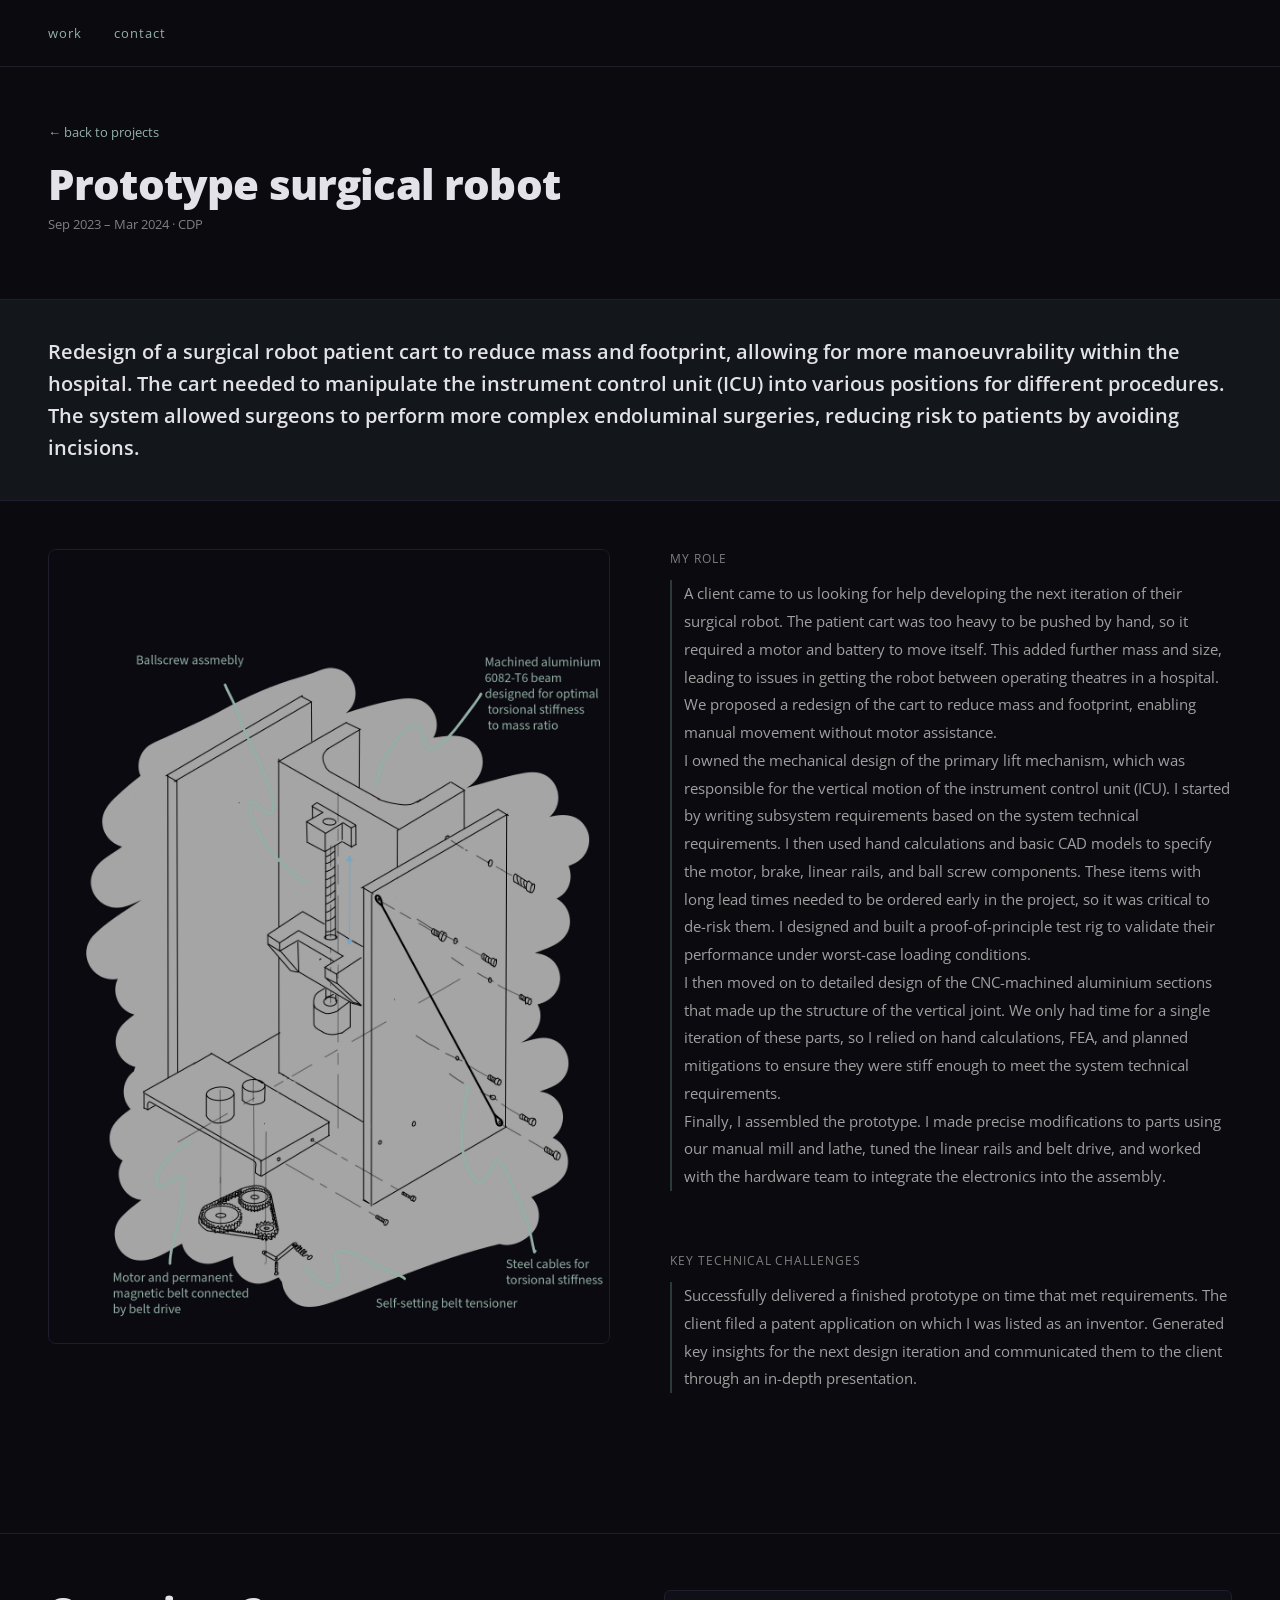
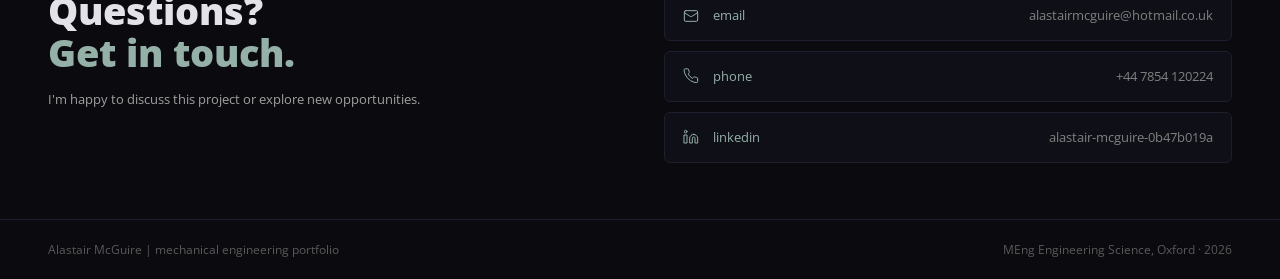
<file: projects/surgical-robot/index.html>
<!DOCTYPE html>
<html lang="en">
<head>
<meta charset="UTF-8">
<meta name="viewport" content="width=device-width, initial-scale=1.0">
<title>Prototype surgical robot | Alastair McGuire</title>
<link rel="preconnect" href="https://fonts.googleapis.com">
<link href="https://fonts.googleapis.com/css2?family=Open+Sans:wght@300;400;500;600;700;800&display=swap" rel="stylesheet">
<link rel="stylesheet" href="/styles.css">
</head>
<body>

<nav>
  <ul class="nav-links">
    <li><a href="/#work">work</a></li>
    <li><a href="/#contact">contact</a></li>
  </ul>
</nav>

<div class="project-header">
  <a href="/#work" class="project-back">← back to projects</a>
  <h1>Prototype surgical robot</h1>
  <div class="project-meta">Sep 2023 – Mar 2024 · CDP</div>
</div>

<div class="project-overview">
  <p class="project-intro">
    Redesign of a surgical robot patient cart to reduce mass and footprint, allowing for more manoeuvrability within the hospital.
    The cart needed to manipulate the instrument control unit (ICU) into various positions for different procedures.
    The system allowed surgeons to perform more complex endoluminal surgeries, reducing risk to patients by avoiding incisions. 
  </p>
</div>

<div class="project-content">

  <div class="gallery">
    <div class="gallery-item">
      <div class="image-container" style="aspect-ratio: 210/297;">
        <img src="/projects/surgical-robot/robot_joint_annotated.jpg" alt="Robotic joint CAD assembly">
      </div>
    </div>
  </div>

  <div class="project-text">
    <div class="role-section">
      <div class="role-label">My role</div>
      <p class="role-text">
        A client came to us looking for help developing the next iteration of their surgical robot.
        The patient cart was too heavy to be pushed by hand, so it required a motor and battery to move itself.
        This added further mass and size, leading to issues in getting the robot between operating theatres in a hospital.
        We proposed a redesign of the cart to reduce mass and footprint, enabling manual movement without motor assistance.
        <br>
        I owned the mechanical design of the primary lift mechanism, which was responsible for the vertical motion of the instrument control unit (ICU).
        I started by writing subsystem requirements based on the system technical requirements.
        I then used hand calculations and basic CAD models to specify the motor, brake, linear rails, and ball screw components.
        These items with long lead times needed to be ordered early in the project, so it was critical to de-risk them.
        I designed and built a proof-of-principle test rig to validate their performance under worst-case loading conditions.
        <br>
        I then moved on to detailed design of the CNC-machined aluminium sections that made up the structure of the vertical joint.
        We only had time for a single iteration of these parts, so I relied on hand calculations, FEA, and planned mitigations to ensure they were stiff enough to meet the system technical requirements.
        <br>
        Finally, I assembled the prototype. I made precise modifications to parts using our manual mill and lathe, tuned the linear rails and belt drive, and worked with the hardware team to integrate the electronics into the assembly.
      </p>
    </div>

    <div class="role-section">
      <div class="role-label">Key technical challenges</div>
      <p class="role-text">
        Successfully delivered a finished prototype on time that met requirements.
        The client filed a patent application on which I was listed as an inventor.
        Generated key insights for the next design iteration and communicated them to the client through an in-depth presentation.
      </p>
    </div>
  </div>

</div>

<section class="contact-section" id="contact">
  <div>
    <h2 class="contact-heading">Questions?<br><span class="accent">Get in touch.</span></h2>
    <p class="contact-sub">
      I'm happy to discuss this project or explore new opportunities.
    </p>
  </div>
  <div class="contact-links">
    <a class="contact-link" href="mailto:alastairmcguire@hotmail.co.uk">
      <svg class="cl-icon" xmlns="http://www.w3.org/2000/svg" width="16" height="16" viewBox="0 0 24 24" fill="none" stroke="currentColor" stroke-width="1.5" stroke-linecap="round" stroke-linejoin="round"><rect x="2" y="4" width="20" height="16" rx="2"/><path d="m22 7-8.97 5.7a1.94 1.94 0 0 1-2.06 0L2 7"/></svg>
      <span class="cl-label">email</span>
      <span class="cl-value">alastairmcguire@hotmail.co.uk</span>
    </a>
    <a class="contact-link" href="tel:+447854120224">
      <svg class="cl-icon" xmlns="http://www.w3.org/2000/svg" width="16" height="16" viewBox="0 0 24 24" fill="none" stroke="currentColor" stroke-width="1.5" stroke-linecap="round" stroke-linejoin="round"><path d="M22 16.92v3a2 2 0 0 1-2.18 2 19.79 19.79 0 0 1-8.63-3.07A19.5 19.5 0 0 1 4.69 12 19.79 19.79 0 0 1 1.61 3.4 2 2 0 0 1 3.6 1.22h3a2 2 0 0 1 2 1.72c.127.96.361 1.903.7 2.81a2 2 0 0 1-.45 2.11L7.91 9.22a16 16 0 0 0 6.29 6.29l1.56-1.56a2 2 0 0 1 2.11-.45 12.84 12.84 0 0 0 2.81.7A2 2 0 0 1 22 16.92z"/></svg>
      <span class="cl-label">phone</span>
      <span class="cl-value">+44 7854 120224</span>
    </a>
    <a class="contact-link" href="https://www.linkedin.com/in/alastair-mcguire-0b47b019a" target="_blank">
      <svg class="cl-icon" xmlns="http://www.w3.org/2000/svg" width="16" height="16" viewBox="0 0 24 24" fill="none" stroke="currentColor" stroke-width="1.5" stroke-linecap="round" stroke-linejoin="round"><path d="M16 8a6 6 0 0 1 6 6v7h-4v-7a2 2 0 0 0-2-2 2 2 0 0 0-2 2v7h-4v-7a6 6 0 0 1 6-6z"/><rect x="2" y="9" width="4" height="12"/><circle cx="4" cy="4" r="2"/></svg>
      <span class="cl-label">linkedin</span>
      <span class="cl-value">alastair-mcguire-0b47b019a</span>
    </a>
  </div>
</section>

<footer>
  <span class="footer-copy">Alastair McGuire | mechanical engineering portfolio</span>
  <span class="footer-copy">MEng Engineering Science, Oxford · 2026</span>
</footer>

</body>
</html>
</file>
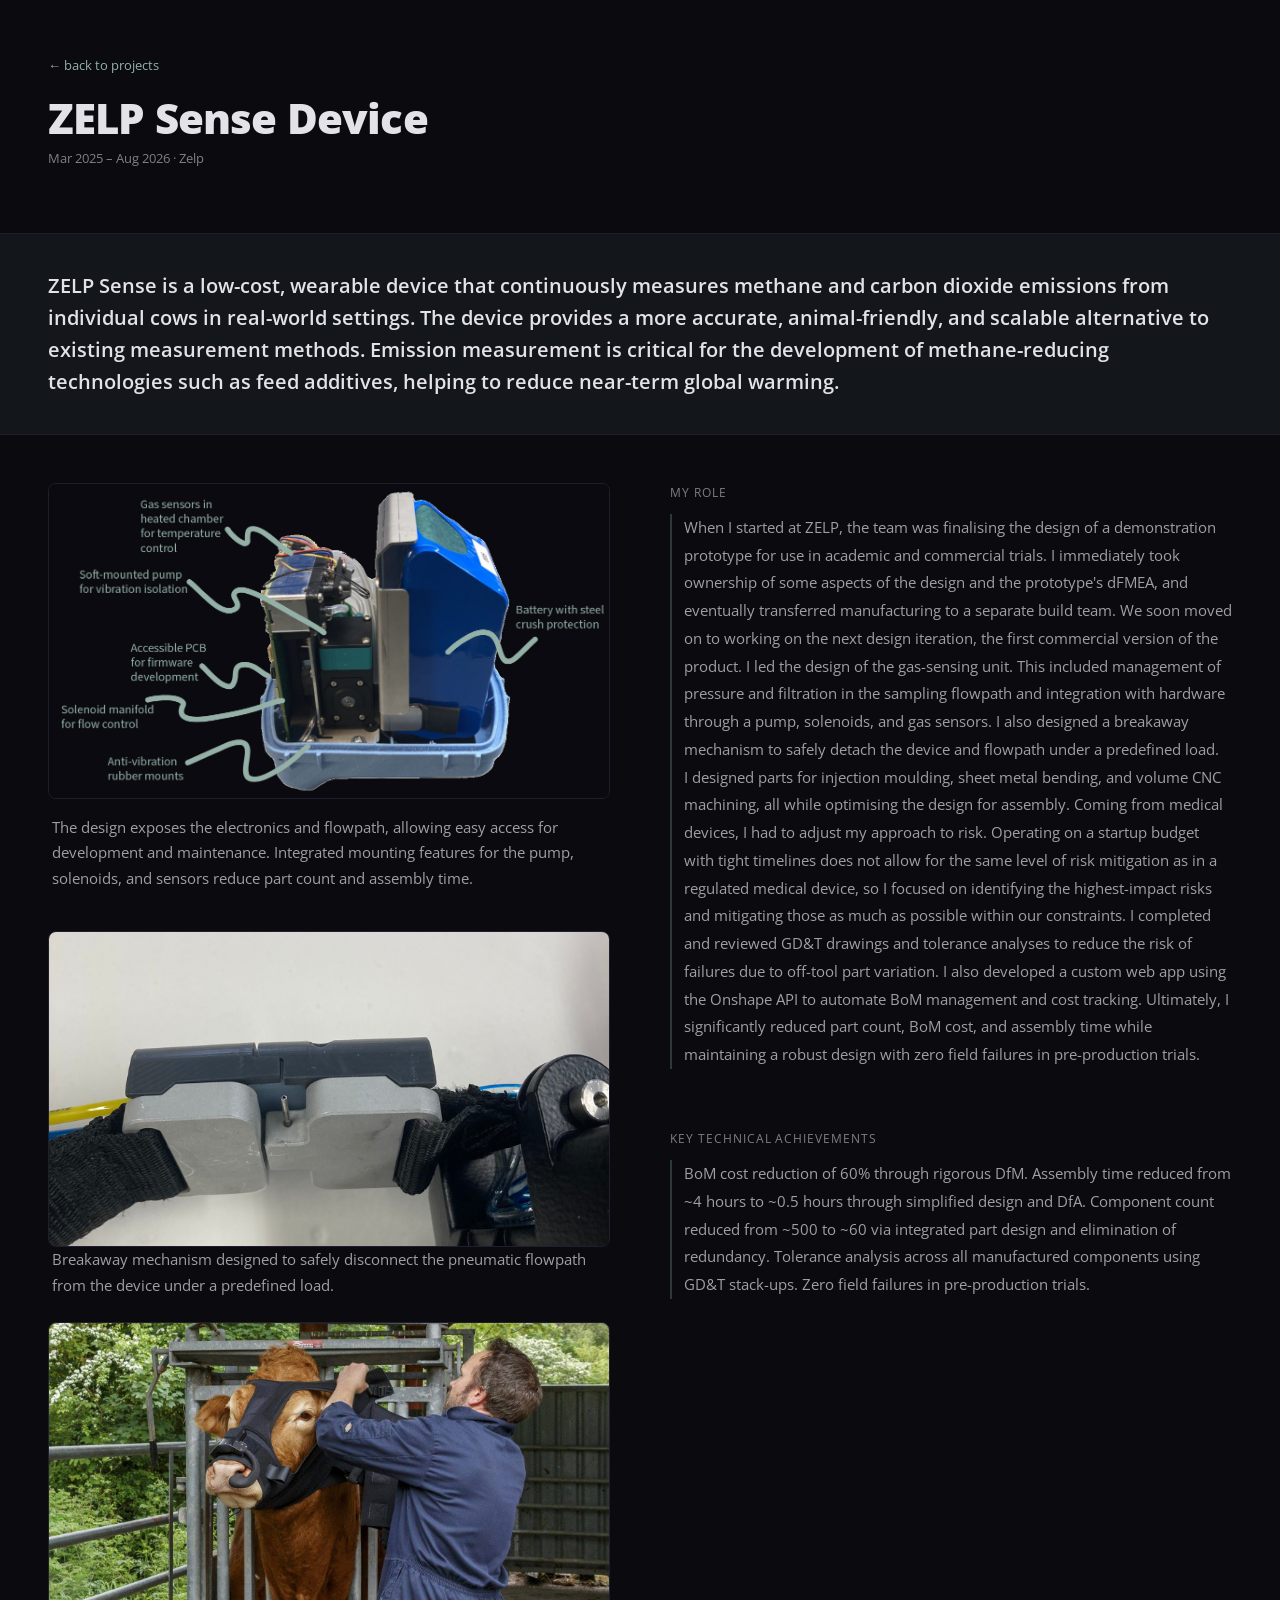
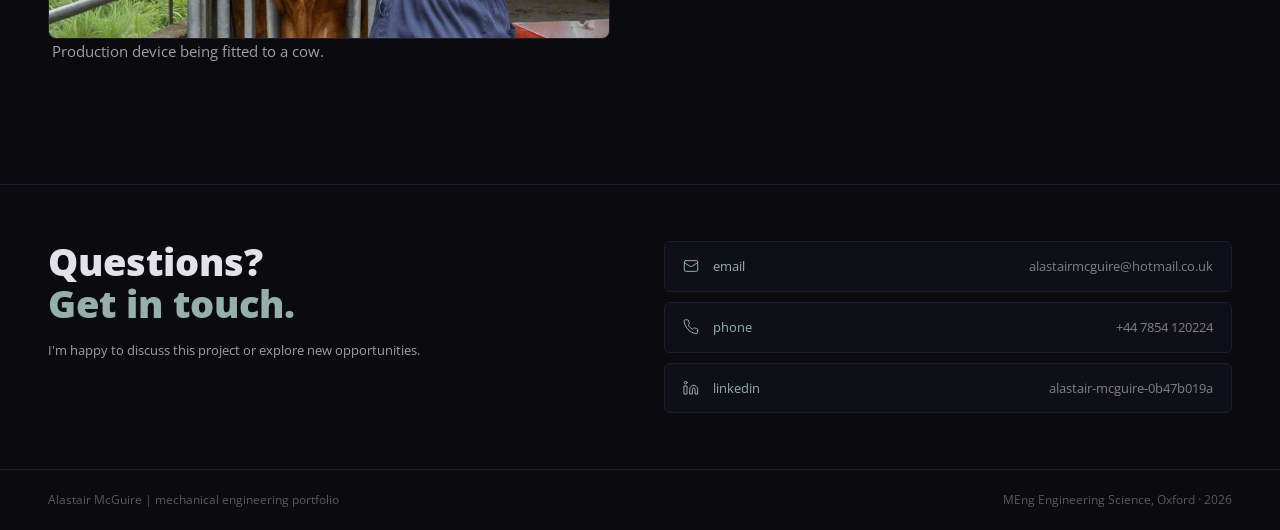
<file: projects/zelp-sense/index.html>
<!DOCTYPE html>
<html lang="en">
<head>
<meta charset="UTF-8">
<meta name="viewport" content="width=device-width, initial-scale=1.0">
<title>ZELP Sense Device | Alastair McGuire</title>
<link rel="preconnect" href="https://fonts.googleapis.com">
<link href="https://fonts.googleapis.com/css2?family=Open+Sans:wght@300;400;500;600;700;800&display=swap" rel="stylesheet">
<link rel="stylesheet" href="/styles.css">
</head>
<body>

<div class="project-header">
  <a href="/#work" class="project-back">← back to projects</a>
  <h1>ZELP Sense Device</h1>
  <div class="project-meta">Mar 2025 – Aug 2026 · Zelp</div>
</div>

<div class="project-overview">
  <p class="project-intro">
    ZELP Sense is a low-cost, wearable device that continuously measures methane and carbon dioxide emissions from individual cows in real-world settings.
    The device provides a more accurate, animal-friendly, and scalable alternative to existing measurement methods.
    Emission measurement is critical for the development of methane-reducing technologies such as feed additives, helping to reduce near-term global warming.
  </p>
</div>

<div class="project-content">

  <div class="gallery">
    <div class="gallery-item">
      <div class="image-container">
        <img src="sense_internals_annotated.jpg" alt="Exploded view of ZELP Sense device CAD assembly">
      </div>
      <p class="image-caption">
        The design exposes the electronics and flowpath, allowing easy access for development and maintenance.
        Integrated mounting features for the pump, solenoids, and sensors reduce part count and assembly time.
      </p>
    </div>

    <div class="gallery-item side-by-side">
      <div>
        <div class="image-container">
          <img src="breakaway.JPEG" alt="ZELP Sense breakaway mechanism load testing">
        </div>
        <p class="image-caption">
          Breakaway mechanism designed to safely disconnect the pneumatic flowpath from the device under a predefined load.
        </p>
      </div>
      <div>
        <div class="image-container">
          <img src="sense_fitting.jpg" alt="Fitting the ZELP Sense device to a cow">
        </div>
        <p class="image-caption">
          Production device being fitted to a cow.
        </p>
      </div>
    </div>
  </div>

  <div class="project-text">
    <div class="role-section">
      <div class="role-label">My role</div>
      <p class="role-text">
        When I started at ZELP, the team was finalising the design of a demonstration prototype for use in academic and commercial trials.
        I immediately took ownership of some aspects of the design and the prototype's dFMEA, and eventually transferred manufacturing to a separate build team.
        We soon moved on to working on the next design iteration, the first commercial version of the product.
        I led the design of the gas-sensing unit. This included management of pressure and filtration in the sampling flowpath and integration with hardware through a pump, solenoids, and gas sensors.
        I also designed a breakaway mechanism to safely detach the device and flowpath under a predefined load.
        <br>
        I designed parts for injection moulding, sheet metal bending, and volume CNC machining, all while optimising the design for assembly.
        Coming from medical devices, I had to adjust my approach to risk. Operating on a startup budget with tight timelines does not allow for the same level of risk mitigation as in a regulated medical device, so I focused on identifying the highest-impact risks and mitigating those as much as possible within our constraints.
        I completed and reviewed GD&T drawings and tolerance analyses to reduce the risk of failures due to off-tool part variation.
        I also developed a custom web app using the Onshape API to automate BoM management and cost tracking.
        Ultimately, I significantly reduced part count, BoM cost, and assembly time while maintaining a robust design with zero field failures in pre-production trials.
      </p>
    </div>

    <div class="role-section">
      <div class="role-label">Key technical achievements</div>
      <p class="role-text">
        BoM cost reduction of 60% through rigorous DfM.
        Assembly time reduced from ~4 hours to ~0.5 hours through simplified design and DfA.
        Component count reduced from ~500 to ~60 via integrated part design and elimination of redundancy.
        Tolerance analysis across all manufactured components using GD&T stack-ups.
        Zero field failures in pre-production trials.
      </p>
    </div>
  </div>

</div>

<section class="contact-section" id="contact">
  <div>
    <h2 class="contact-heading">Questions?<br><span class="accent">Get in touch.</span></h2>
    <p class="contact-sub">
      I'm happy to discuss this project or explore new opportunities.
    </p>
  </div>
  <div class="contact-links">
    <a class="contact-link" href="mailto:alastairmcguire@hotmail.co.uk">
      <svg class="cl-icon" xmlns="http://www.w3.org/2000/svg" width="16" height="16" viewBox="0 0 24 24" fill="none" stroke="currentColor" stroke-width="1.5" stroke-linecap="round" stroke-linejoin="round"><rect x="2" y="4" width="20" height="16" rx="2"/><path d="m22 7-8.97 5.7a1.94 1.94 0 0 1-2.06 0L2 7"/></svg>
      <span class="cl-label">email</span>
      <span class="cl-value">alastairmcguire@hotmail.co.uk</span>
    </a>
    <a class="contact-link" href="tel:+447854120224">
      <svg class="cl-icon" xmlns="http://www.w3.org/2000/svg" width="16" height="16" viewBox="0 0 24 24" fill="none" stroke="currentColor" stroke-width="1.5" stroke-linecap="round" stroke-linejoin="round"><path d="M22 16.92v3a2 2 0 0 1-2.18 2 19.79 19.79 0 0 1-8.63-3.07A19.5 19.5 0 0 1 4.69 12 19.79 19.79 0 0 1 1.61 3.4 2 2 0 0 1 3.6 1.22h3a2 2 0 0 1 2 1.72c.127.96.361 1.903.7 2.81a2 2 0 0 1-.45 2.11L7.91 9.22a16 16 0 0 0 6.29 6.29l1.56-1.56a2 2 0 0 1 2.11-.45 12.84 12.84 0 0 0 2.81.7A2 2 0 0 1 22 16.92z"/></svg>
      <span class="cl-label">phone</span>
      <span class="cl-value">+44 7854 120224</span>
    </a>
    <a class="contact-link" href="https://www.linkedin.com/in/alastair-mcguire-0b47b019a" target="_blank">
      <svg class="cl-icon" xmlns="http://www.w3.org/2000/svg" width="16" height="16" viewBox="0 0 24 24" fill="none" stroke="currentColor" stroke-width="1.5" stroke-linecap="round" stroke-linejoin="round"><path d="M16 8a6 6 0 0 1 6 6v7h-4v-7a2 2 0 0 0-2-2 2 2 0 0 0-2 2v7h-4v-7a6 6 0 0 1 6-6z"/><rect x="2" y="9" width="4" height="12"/><circle cx="4" cy="4" r="2"/></svg>
      <span class="cl-label">linkedin</span>
      <span class="cl-value">alastair-mcguire-0b47b019a</span>
    </a>
  </div>
</section>

<footer>
  <span class="footer-copy">Alastair McGuire | mechanical engineering portfolio</span>
  <span class="footer-copy">MEng Engineering Science, Oxford · 2026</span>
</footer>

</body>
</html>
</file>
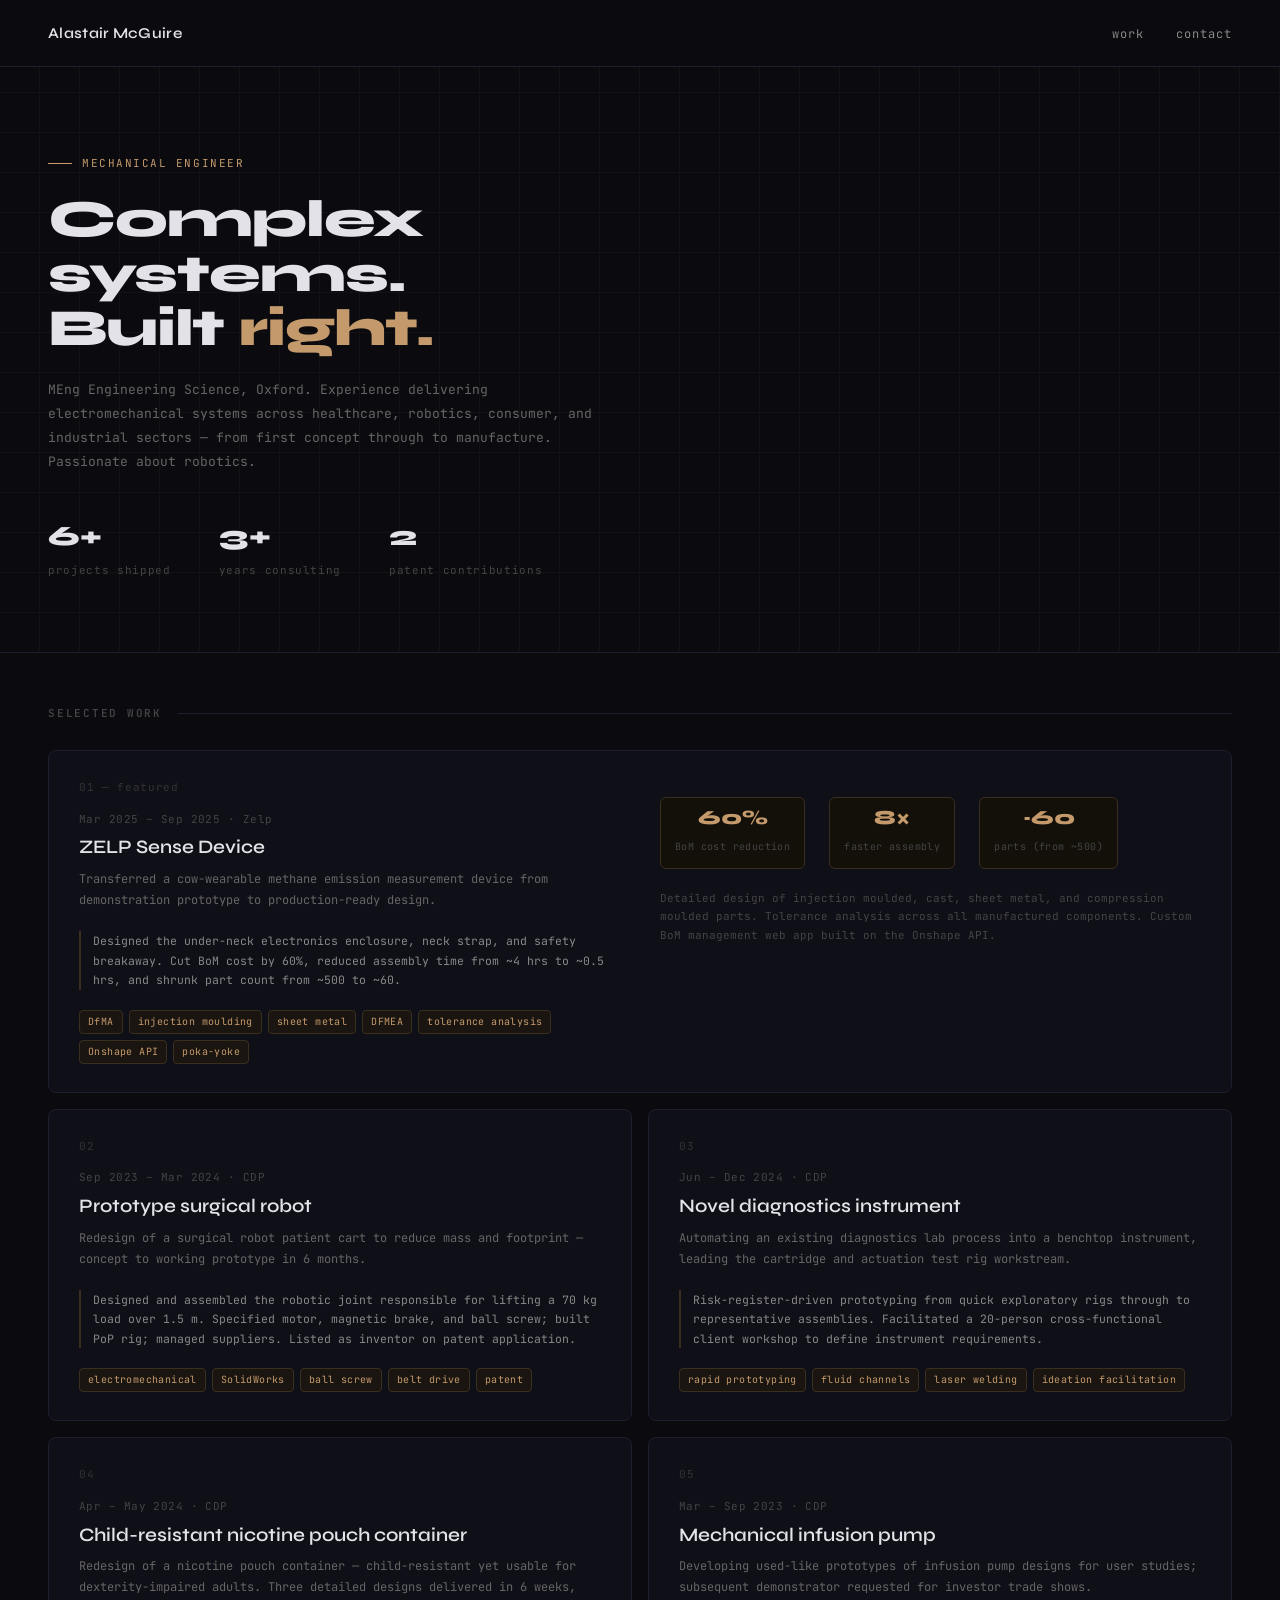
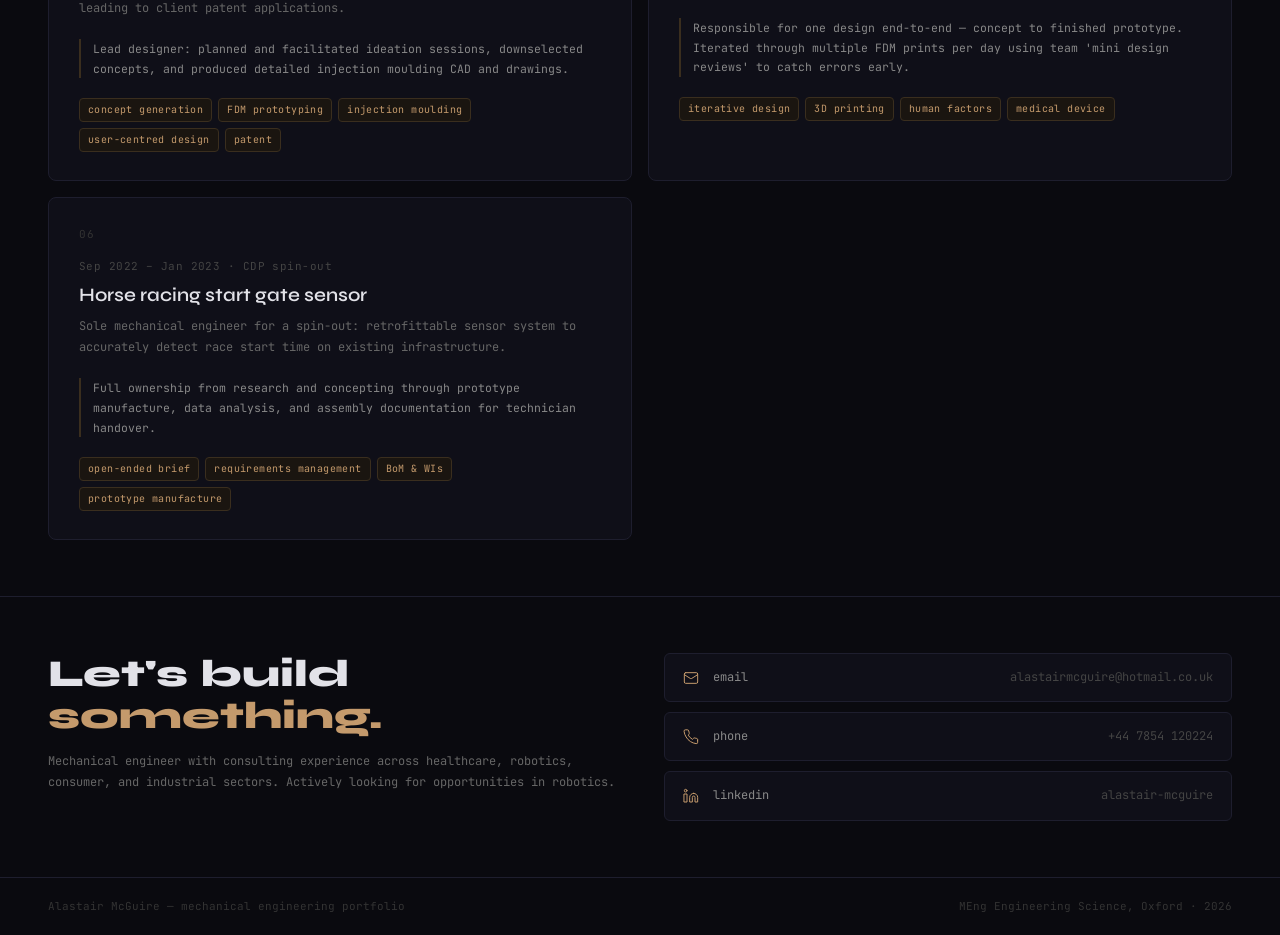
<file: alastair_mcguire_portfolio.html>
<!DOCTYPE html>
<html lang="en">
<head>
<meta charset="UTF-8">
<meta name="viewport" content="width=device-width, initial-scale=1.0">
<title>Alastair McGuire — Mechanical Engineer</title>
<link rel="preconnect" href="https://fonts.googleapis.com">
<link href="https://fonts.googleapis.com/css2?family=JetBrains+Mono:wght@400;500&family=Syne:wght@400;600;800&display=swap" rel="stylesheet">
<style>
  *, *::before, *::after { box-sizing: border-box; margin: 0; padding: 0; }

  :root {
    --accent: #c49a6c;
    --accent-dim: #a08060;
    --accent-bg: #1a1510;
    --accent-border: #3a2e1e;
    --bg: #0a0a0f;
    --bg-card: #0f0f18;
    --border: #1e1e2e;
    --text: #e2e2e8;
    --muted: #666;
    --subtle: #444;
    --faint: #333;
  }

  body {
    background: var(--bg);
    color: var(--text);
    font-family: 'Syne', sans-serif;
    line-height: 1.6;
  }

  a { color: inherit; text-decoration: none; }

  /* NAV */
  nav {
    display: flex;
    justify-content: space-between;
    align-items: center;
    padding: 20px 48px;
    border-bottom: 1px solid var(--border);
    position: sticky;
    top: 0;
    background: var(--bg);
    z-index: 100;
  }

  .nav-logo {
    font-size: 15px;
    font-weight: 600;
    letter-spacing: 0.02em;
  }

  .nav-links {
    display: flex;
    gap: 32px;
    list-style: none;
  }

  .nav-links a {
    font-family: 'JetBrains Mono', monospace;
    font-size: 12px;
    color: #888;
    letter-spacing: 0.08em;
    transition: color 0.2s;
  }

  .nav-links a:hover { color: var(--text); }

  /* HERO */
  .hero {
    padding: 88px 48px 72px;
    border-bottom: 1px solid var(--border);
    position: relative;
    overflow: hidden;
  }

  .hero-bg {
    position: absolute;
    inset: 0;
    opacity: 0.06;
    background-image:
      repeating-linear-gradient(0deg, transparent, transparent 39px, #a08060 39px, #a08060 40px),
      repeating-linear-gradient(90deg, transparent, transparent 39px, #a08060 39px, #a08060 40px);
  }

  .hero-content { position: relative; z-index: 1; max-width: 680px; }

  .hero-tag {
    font-family: 'JetBrains Mono', monospace;
    font-size: 11px;
    color: var(--accent);
    letter-spacing: 0.14em;
    text-transform: uppercase;
    margin-bottom: 20px;
    display: flex;
    align-items: center;
    gap: 10px;
  }

  .hero-tag::before {
    content: '';
    width: 24px;
    height: 1px;
    background: var(--accent);
    display: inline-block;
  }

  h1 {
    font-size: 52px;
    font-weight: 800;
    line-height: 1.05;
    letter-spacing: -0.02em;
    margin-bottom: 22px;
  }

  .accent { color: var(--accent); }

  .hero-desc {
    font-family: 'JetBrains Mono', monospace;
    font-size: 13px;
    color: var(--muted);
    line-height: 1.85;
    max-width: 560px;
    margin-bottom: 40px;
  }

  .hero-stats {
    display: flex;
    gap: 48px;
    flex-wrap: wrap;
  }

  .stat-num {
    font-size: 28px;
    font-weight: 800;
    color: var(--text);
  }

  .stat-label {
    font-family: 'JetBrains Mono', monospace;
    font-size: 11px;
    color: var(--subtle);
    letter-spacing: 0.06em;
    margin-top: 3px;
  }

  /* SECTION HEADER */
  .section-header {
    padding: 52px 48px 28px;
    display: flex;
    align-items: center;
    gap: 16px;
  }

  .section-title {
    font-size: 11px;
    font-weight: 600;
    letter-spacing: 0.16em;
    text-transform: uppercase;
    color: var(--subtle);
    white-space: nowrap;
    font-family: 'JetBrains Mono', monospace;
  }

  .section-line {
    flex: 1;
    height: 1px;
    background: var(--border);
  }

  /* PROJECTS */
  .projects {
    padding: 0 48px 56px;
    display: grid;
    grid-template-columns: 1fr 1fr;
    gap: 16px;
  }

  .project-card {
    background: var(--bg-card);
    border: 1px solid var(--border);
    border-radius: 8px;
    padding: 28px 30px;
    transition: border-color 0.2s;
  }

  .project-card:hover { border-color: var(--accent-border); }

  .project-card.featured {
    grid-column: span 2;
    display: grid;
    grid-template-columns: 1fr 1fr;
    gap: 40px;
    align-items: start;
  }

  .project-num {
    font-family: 'JetBrains Mono', monospace;
    font-size: 11px;
    color: var(--faint);
    margin-bottom: 14px;
    letter-spacing: 0.06em;
  }

  .project-date {
    font-family: 'JetBrains Mono', monospace;
    font-size: 11px;
    color: var(--subtle);
    margin-bottom: 8px;
    letter-spacing: 0.04em;
  }

  h2.project-title {
    font-size: 19px;
    font-weight: 600;
    line-height: 1.2;
    margin-bottom: 10px;
  }

  .project-desc {
    font-family: 'JetBrains Mono', monospace;
    font-size: 12px;
    color: var(--muted);
    line-height: 1.75;
    margin-bottom: 20px;
  }

  .project-role {
    font-family: 'JetBrains Mono', monospace;
    font-size: 11.5px;
    color: #888;
    line-height: 1.7;
    margin-bottom: 20px;
    padding-left: 12px;
    border-left: 2px solid var(--accent-border);
  }

  .tags {
    display: flex;
    flex-wrap: wrap;
    gap: 6px;
  }

  .tag {
    font-family: 'JetBrains Mono', monospace;
    font-size: 10px;
    color: var(--accent);
    background: var(--accent-bg);
    border: 1px solid var(--accent-border);
    border-radius: 4px;
    padding: 3px 8px;
    letter-spacing: 0.04em;
  }

  /* METRICS STRIP */
  .metrics {
    display: flex;
    gap: 24px;
    margin: 18px 0 20px;
    flex-wrap: wrap;
  }

  .metric {
    background: #13100a;
    border: 1px solid var(--accent-border);
    border-radius: 6px;
    padding: 10px 14px;
    text-align: center;
  }

  .metric-val {
    font-size: 20px;
    font-weight: 800;
    color: var(--accent);
    display: block;
    line-height: 1;
    margin-bottom: 4px;
  }

  .metric-lbl {
    font-family: 'JetBrains Mono', monospace;
    font-size: 10px;
    color: var(--subtle);
    letter-spacing: 0.04em;
  }

  /* CONTACT */
  .contact-section {
    border-top: 1px solid var(--border);
    padding: 56px 48px;
    display: grid;
    grid-template-columns: 1fr 1fr;
    gap: 48px;
    align-items: start;
  }

  h2.contact-heading {
    font-size: 38px;
    font-weight: 800;
    line-height: 1.1;
    margin-bottom: 14px;
  }

  .contact-sub {
    font-family: 'JetBrains Mono', monospace;
    font-size: 12px;
    color: var(--muted);
    line-height: 1.8;
  }

  .contact-links {
    display: flex;
    flex-direction: column;
    gap: 10px;
  }

  .contact-link {
    display: flex;
    align-items: center;
    gap: 14px;
    padding: 14px 18px;
    background: var(--bg-card);
    border: 1px solid var(--border);
    border-radius: 6px;
    transition: border-color 0.2s;
  }

  .contact-link:hover { border-color: var(--accent-border); }

  .cl-icon { font-size: 15px; color: var(--accent); flex-shrink: 0; }

  .cl-label {
    font-family: 'JetBrains Mono', monospace;
    font-size: 12px;
    color: #888;
    flex: 1;
  }

  .cl-value {
    font-family: 'JetBrains Mono', monospace;
    font-size: 12px;
    color: var(--subtle);
  }

  /* FOOTER */
  footer {
    border-top: 1px solid var(--border);
    padding: 20px 48px;
    display: flex;
    justify-content: space-between;
    align-items: center;
  }

  .footer-copy {
    font-family: 'JetBrains Mono', monospace;
    font-size: 11px;
    color: var(--faint);
  }

  /* RESPONSIVE */
  @media (max-width: 700px) {
    nav { padding: 16px 20px; }
    .nav-links { gap: 20px; }
    .hero { padding: 56px 20px 48px; }
    h1 { font-size: 36px; }
    .projects { padding: 0 20px 40px; grid-template-columns: 1fr; }
    .project-card.featured { grid-template-columns: 1fr; }
    .contact-section { padding: 40px 20px; grid-template-columns: 1fr; }
    footer { padding: 16px 20px; flex-direction: column; gap: 8px; text-align: center; }
    .section-header { padding: 36px 20px 20px; }
  }
</style>
</head>
<body>

<nav>
  <div class="nav-logo">Alastair McGuire</div>
  <ul class="nav-links">
    <li><a href="#work">work</a></li>
    <li><a href="#contact">contact</a></li>
  </ul>
</nav>

<section class="hero" id="top">
  <div class="hero-bg"></div>
  <div class="hero-content">
    <div class="hero-tag">mechanical engineer</div>
    <h1>
      Complex systems.<br>
      Built <span class="accent">right.</span>
    </h1>
    <p class="hero-desc">
      MEng Engineering Science, Oxford. Experience delivering electromechanical
      systems across healthcare, robotics, consumer, and industrial sectors —
      from first concept through to manufacture. Passionate about robotics.
    </p>
    <div class="hero-stats">
      <div>
        <div class="stat-num">6+</div>
        <div class="stat-label">projects shipped</div>
      </div>
      <div>
        <div class="stat-num">3+</div>
        <div class="stat-label">years consulting</div>
      </div>
      <div>
        <div class="stat-num">2</div>
        <div class="stat-label">patent contributions</div>
      </div>
    </div>
  </div>
</section>

<div class="section-header" id="work">
  <span class="section-title">selected work</span>
  <div class="section-line"></div>
</div>

<div class="projects">

  <!-- FEATURED: ZELP -->
  <div class="project-card featured">
    <div>
      <div class="project-num">01 — featured</div>
      <div class="project-date">Mar 2025 – Sep 2025 · Zelp</div>
      <h2 class="project-title">ZELP Sense Device</h2>
      <p class="project-desc">
        Transferred a cow-wearable methane emission measurement device from
        demonstration prototype to production-ready design.
      </p>
      <p class="project-role">
        Designed the under-neck electronics enclosure, neck strap, and safety
        breakaway. Cut BoM cost by 60%, reduced assembly time from ~4 hrs to
        ~0.5 hrs, and shrunk part count from ~500 to ~60.
      </p>
      <div class="tags">
        <span class="tag">DfMA</span>
        <span class="tag">injection moulding</span>
        <span class="tag">sheet metal</span>
        <span class="tag">DFMEA</span>
        <span class="tag">tolerance analysis</span>
        <span class="tag">Onshape API</span>
        <span class="tag">poka-yoke</span>
      </div>
    </div>
    <div>
      <div class="metrics">
        <div class="metric">
          <span class="metric-val">60%</span>
          <span class="metric-lbl">BoM cost reduction</span>
        </div>
        <div class="metric">
          <span class="metric-val">8×</span>
          <span class="metric-lbl">faster assembly</span>
        </div>
        <div class="metric">
          <span class="metric-val">~60</span>
          <span class="metric-lbl">parts (from ~500)</span>
        </div>
      </div>
      <p style="font-family:'JetBrains Mono',monospace;font-size:11px;color:var(--subtle);line-height:1.7;">
        Detailed design of injection moulded, cast, sheet metal, and compression
        moulded parts. Tolerance analysis across all manufactured components.
        Custom BoM management web app built on the Onshape API.
      </p>
    </div>
  </div>

  <!-- Surgical Robot -->
  <div class="project-card">
    <div class="project-num">02</div>
    <div class="project-date">Sep 2023 – Mar 2024 · CDP</div>
    <h2 class="project-title">Prototype surgical robot</h2>
    <p class="project-desc">
      Redesign of a surgical robot patient cart to reduce mass and footprint —
      concept to working prototype in 6 months.
    </p>
    <p class="project-role">
      Designed and assembled the robotic joint responsible for lifting a 70 kg
      load over 1.5 m. Specified motor, magnetic brake, and ball screw; built
      PoP rig; managed suppliers. Listed as inventor on patent application.
    </p>
    <div class="tags">
      <span class="tag">electromechanical</span>
      <span class="tag">SolidWorks</span>
      <span class="tag">ball screw</span>
      <span class="tag">belt drive</span>
      <span class="tag">patent</span>
    </div>
  </div>

  <!-- Novel Diagnostics -->
  <div class="project-card">
    <div class="project-num">03</div>
    <div class="project-date">Jun – Dec 2024 · CDP</div>
    <h2 class="project-title">Novel diagnostics instrument</h2>
    <p class="project-desc">
      Automating an existing diagnostics lab process into a benchtop instrument,
      leading the cartridge and actuation test rig workstream.
    </p>
    <p class="project-role">
      Risk-register-driven prototyping from quick exploratory rigs through to
      representative assemblies. Facilitated a 20-person cross-functional
      client workshop to define instrument requirements.
    </p>
    <div class="tags">
      <span class="tag">rapid prototyping</span>
      <span class="tag">fluid channels</span>
      <span class="tag">laser welding</span>
      <span class="tag">ideation facilitation</span>
    </div>
  </div>

  <!-- Nicotine Pouch -->
  <div class="project-card">
    <div class="project-num">04</div>
    <div class="project-date">Apr – May 2024 · CDP</div>
    <h2 class="project-title">Child-resistant nicotine pouch container</h2>
    <p class="project-desc">
      Redesign of a nicotine pouch container — child-resistant yet usable for
      dexterity-impaired adults. Three detailed designs delivered in 6 weeks,
      leading to client patent applications.
    </p>
    <p class="project-role">
      Lead designer: planned and facilitated ideation sessions, downselected
      concepts, and produced detailed injection moulding CAD and drawings.
    </p>
    <div class="tags">
      <span class="tag">concept generation</span>
      <span class="tag">FDM prototyping</span>
      <span class="tag">injection moulding</span>
      <span class="tag">user-centred design</span>
      <span class="tag">patent</span>
    </div>
  </div>

  <!-- Infusion Pump -->
  <div class="project-card">
    <div class="project-num">05</div>
    <div class="project-date">Mar – Sep 2023 · CDP</div>
    <h2 class="project-title">Mechanical infusion pump</h2>
    <p class="project-desc">
      Developing used-like prototypes of infusion pump designs for user studies;
      subsequent demonstrator requested for investor trade shows.
    </p>
    <p class="project-role">
      Responsible for one design end-to-end — concept to finished prototype.
      Iterated through multiple FDM prints per day using team 'mini design
      reviews' to catch errors early.
    </p>
    <div class="tags">
      <span class="tag">iterative design</span>
      <span class="tag">3D printing</span>
      <span class="tag">human factors</span>
      <span class="tag">medical device</span>
    </div>
  </div>

  <!-- Horse Racing -->
  <div class="project-card">
    <div class="project-num">06</div>
    <div class="project-date">Sep 2022 – Jan 2023 · CDP spin-out</div>
    <h2 class="project-title">Horse racing start gate sensor</h2>
    <p class="project-desc">
      Sole mechanical engineer for a spin-out: retrofittable sensor system to
      accurately detect race start time on existing infrastructure.
    </p>
    <p class="project-role">
      Full ownership from research and concepting through prototype manufacture,
      data analysis, and assembly documentation for technician handover.
    </p>
    <div class="tags">
      <span class="tag">open-ended brief</span>
      <span class="tag">requirements management</span>
      <span class="tag">BoM & WIs</span>
      <span class="tag">prototype manufacture</span>
    </div>
  </div>

</div>

<section class="contact-section" id="contact">
  <div>
    <h2 class="contact-heading">Let's build<br><span class="accent">something.</span></h2>
    <p class="contact-sub">
      Mechanical engineer with consulting experience across
      healthcare, robotics, consumer, and industrial sectors.
      Actively looking for opportunities in robotics.
    </p>
  </div>
  <div class="contact-links">
    <a class="contact-link" href="mailto:alastairmcguire@hotmail.co.uk">
      <svg class="cl-icon" xmlns="http://www.w3.org/2000/svg" width="16" height="16" viewBox="0 0 24 24" fill="none" stroke="currentColor" stroke-width="1.5" stroke-linecap="round" stroke-linejoin="round"><rect x="2" y="4" width="20" height="16" rx="2"/><path d="m22 7-8.97 5.7a1.94 1.94 0 0 1-2.06 0L2 7"/></svg>
      <span class="cl-label">email</span>
      <span class="cl-value">alastairmcguire@hotmail.co.uk</span>
    </a>
    <a class="contact-link" href="tel:+447854120224">
      <svg class="cl-icon" xmlns="http://www.w3.org/2000/svg" width="16" height="16" viewBox="0 0 24 24" fill="none" stroke="currentColor" stroke-width="1.5" stroke-linecap="round" stroke-linejoin="round"><path d="M22 16.92v3a2 2 0 0 1-2.18 2 19.79 19.79 0 0 1-8.63-3.07A19.5 19.5 0 0 1 4.69 12 19.79 19.79 0 0 1 1.61 3.4 2 2 0 0 1 3.6 1.22h3a2 2 0 0 1 2 1.72c.127.96.361 1.903.7 2.81a2 2 0 0 1-.45 2.11L7.91 9.22a16 16 0 0 0 6.29 6.29l1.56-1.56a2 2 0 0 1 2.11-.45 12.84 12.84 0 0 0 2.81.7A2 2 0 0 1 22 16.92z"/></svg>
      <span class="cl-label">phone</span>
      <span class="cl-value">+44 7854 120224</span>
    </a>
    <a class="contact-link" href="https://www.linkedin.com/in/alastair-mcguire" target="_blank">
      <svg class="cl-icon" xmlns="http://www.w3.org/2000/svg" width="16" height="16" viewBox="0 0 24 24" fill="none" stroke="currentColor" stroke-width="1.5" stroke-linecap="round" stroke-linejoin="round"><path d="M16 8a6 6 0 0 1 6 6v7h-4v-7a2 2 0 0 0-2-2 2 2 0 0 0-2 2v7h-4v-7a6 6 0 0 1 6-6z"/><rect x="2" y="9" width="4" height="12"/><circle cx="4" cy="4" r="2"/></svg>
      <span class="cl-label">linkedin</span>
      <span class="cl-value">alastair-mcguire</span>
    </a>
  </div>
</section>

<footer>
  <span class="footer-copy">Alastair McGuire — mechanical engineering portfolio</span>
  <span class="footer-copy">MEng Engineering Science, Oxford · 2026</span>
</footer>

</body>
</html>
</file>
<file: styles.css>
*, *::before, *::after { box-sizing: border-box; margin: 0; padding: 0; }

:root {
  --accent: #94b0a7;
  --accent-dim: #7a9a8f;
  --accent-bg: #13171c;
  --accent-border: #2b3a38;
  --bg: #0a0a0f;
  --bg-card: #0f0f18;
  --border: #1e1e2e;
  --text: #e2e2e8;
  --muted: #a0a0a0;
  --subtle: #808080;
  --faint: #5a5a5a;
}

body {
  background: var(--bg);
  color: var(--text);
  font-family: 'Open Sans', sans-serif;
  line-height: 1.6;
}

a { color: inherit; text-decoration: none; }

/* NAV */
nav {
  display: flex;
  justify-content: space-between;
  align-items: center;
  padding: 20px 48px;
  border-bottom: 1px solid var(--border);
  position: sticky;
  top: 0;
  background: var(--bg);
  z-index: 100;
}

.nav-logo {
  font-size: 15px;
  font-weight: 600;
  letter-spacing: 0.02em;
  transition: color 0.2s;
}

.nav-logo:hover { color: var(--accent); }

.nav-links {
  display: flex;
  gap: 32px;
  list-style: none;
}

.nav-links a {
  font-family: 'Open Sans', sans-serif;
  font-size: 13px;
  color: var(--accent);
  letter-spacing: 0.08em;
  transition: color 0.2s;
}

.nav-links a:hover { color: var(--text); }

/* HERO */
.hero {
  padding: 88px 48px 72px;
  border-bottom: 1px solid var(--border);
  position: relative;
  overflow: hidden;
  display: grid;
  grid-template-columns: 1fr 1fr;
  gap: 60px;
  align-items: center;
}

.hero-bg {
  position: absolute;
  inset: 0;
  opacity: 0.06;
  background-image:
    repeating-linear-gradient(0deg, transparent, transparent 39px, #94b0a7 39px, #94b0a7 40px),
    repeating-linear-gradient(90deg, transparent, transparent 39px, #94b0a7 39px, #94b0a7 40px);
}

.hero-content { position: relative; z-index: 1; max-width: 680px; }

.hero-image {
  position: relative;
  z-index: 1;
  width: 100%;
  max-width: 380px;
  aspect-ratio: 3 / 4;
  border: 1px solid var(--border);
  border-radius: 50px;
  overflow: hidden;
  background: var(--bg-card);
  display: flex;
  align-items: center;
  justify-content: center;
  color: var(--subtle);
  font-family: 'Open Sans', sans-serif;
  font-size: 13px;
  text-align: center;
  padding: 20px;
}

.hero-image img {
  width: 100%;
  height: 100%;
  object-fit: cover;
  border-radius: inherit;
}

.hero-tag {
  font-family: 'Open Sans', sans-serif;
  font-size: 12px;
  color: var(--accent);
  letter-spacing: 0.14em;
  text-transform: uppercase;
  margin-bottom: 20px;
  display: flex;
  align-items: center;
  gap: 10px;
}

.hero-tag::before {
  content: '';
  width: 24px;
  height: 1px;
  background: var(--accent);
  display: inline-block;
}

h1 {
  font-size: 52px;
  font-weight: 800;
  line-height: 1.05;
  letter-spacing: -0.02em;
  margin-bottom: 22px;
}

.accent { color: var(--accent); }

.hero-desc {
  font-family: 'Open Sans', sans-serif;
  font-size: 14px;
  color: var(--muted);
  line-height: 1.85;
  max-width: 560px;
  margin-bottom: 40px;
}

.hero-stats {
  display: flex;
  gap: 48px;
  flex-wrap: wrap;
}

.stat-num {
  font-size: 28px;
  font-weight: 800;
  color: var(--text);
}

.stat-label {
  font-family: 'Open Sans', sans-serif;
  font-size: 12px;
  color: var(--subtle);
  letter-spacing: 0.06em;
  margin-top: 3px;
}

/* SECTION HEADER */
.section-header {
  padding: 52px 48px 28px;
  display: flex;
  align-items: center;
  gap: 16px;
}

.section-title {
  font-size: 12px;
  font-weight: 600;
  letter-spacing: 0.16em;
  text-transform: uppercase;
  color: var(--subtle);
  white-space: nowrap;
  font-family: 'Open Sans', sans-serif;
}

.section-line {
  flex: 1;
  height: 1px;
  background: var(--border);
}

/* PROJECTS */
.projects {
  padding: 0 48px 56px;
  display: grid;
  grid-template-columns: 1fr 1fr;
  gap: 16px;
}

.project-card {
  background: var(--bg-card);
  border: 1px solid var(--border);
  border-radius: 8px;
  padding: 28px 30px;
  transition: border-color 0.2s;
  cursor: pointer;
}

.project-card:hover { border-color: var(--accent-border); }

.project-card.featured {
  grid-column: span 2;
  display: grid;
  grid-template-columns: 1fr 1fr;
  gap: 40px;
  align-items: start;
}

.project-num {
  font-family: 'Open Sans', sans-serif;
  font-size: 12px;
  color: var(--faint);
  margin-bottom: 14px;
  letter-spacing: 0.06em;
}

.project-date {
  font-family: 'Open Sans', sans-serif;
  font-size: 12px;
  color: var(--subtle);
  margin-bottom: 8px;
  letter-spacing: 0.04em;
}

h2.project-title {
  font-size: 21px;
  font-weight: 600;
  line-height: 1.2;
  margin-bottom: 10px;
}

.project-desc {
  font-family: 'Open Sans', sans-serif;
  font-size: 15px;
  color: var(--muted);
  line-height: 1.75;
  margin-bottom: 20px;
}

.project-role {
  font-family: 'Open Sans', sans-serif;
  font-size: 15px;
  color: var(--accent);
  line-height: 1.7;
  margin-bottom: 20px;
  padding-left: 12px;
  border-left: 2px solid var(--accent-border);
}

.tags {
  display: flex;
  flex-wrap: wrap;
  gap: 6px;
}

.tag {
  font-family: 'Open Sans', sans-serif;
  font-size: 12px;
  color: var(--accent);
  background: var(--accent-bg);
  border: 1px solid var(--accent-border);
  border-radius: 4px;
  padding: 3px 8px;
  letter-spacing: 0.04em;
}

/* METRICS STRIP */
.metrics {
  display: flex;
  gap: 24px;
  margin: 18px 0 20px;
  flex-wrap: wrap;
}

.metric {
  background: #111513;
  border: 1px solid var(--accent-border);
  border-radius: 6px;
  padding: 10px 14px;
  text-align: center;
}

.metric-val {
  font-size: 20px;
  font-weight: 800;
  color: var(--accent);
  display: block;
  line-height: 1;
  margin-bottom: 4px;
}

.metric-lbl {
  font-family: 'Open Sans', sans-serif;
  font-size: 12px;
  color: var(--subtle);
  letter-spacing: 0.04em;
}

/* CONTACT */
.contact-section {
  border-top: 1px solid var(--border);
  padding: 56px 48px;
  display: grid;
  grid-template-columns: 1fr 1fr;
  gap: 48px;
  align-items: start;
}

h2.contact-heading {
  font-size: 38px;
  font-weight: 800;
  line-height: 1.1;
  margin-bottom: 14px;
}

.contact-sub {
  font-family: 'Open Sans', sans-serif;
  font-size: 13px;
  color: var(--muted);
  line-height: 1.8;
}

.contact-links {
  display: flex;
  flex-direction: column;
  gap: 10px;
}

.contact-link {
  display: flex;
  align-items: center;
  gap: 14px;
  padding: 14px 18px;
  background: var(--bg-card);
  border: 1px solid var(--border);
  border-radius: 6px;
  transition: border-color 0.2s;
}

.contact-link:hover { border-color: var(--accent-border); }

.cl-icon { font-size: 15px; color: var(--accent); flex-shrink: 0; }

.cl-label {
  font-family: 'Open Sans', sans-serif;
  font-size: 13px;
  color: var(--accent);
  flex: 1;
}

.cl-value {
  font-family: 'Open Sans', sans-serif;
  font-size: 13px;
  color: var(--subtle);
}

/* FOOTER */
footer {
  border-top: 1px solid var(--border);
  padding: 20px 48px;
  display: flex;
  justify-content: space-between;
  align-items: center;
}

.footer-copy {
  font-family: 'Open Sans', sans-serif;
  font-size: 12px;
  color: var(--faint);
}

/* PROJECT PAGE STYLES */
.project-header {
  padding: 52px 48px 40px;
  border-bottom: 1px solid var(--border);
}

.project-overview {
  padding: 36px 48px;
  border-bottom: 1px solid var(--border);
  background: var(--accent-bg);
}

.project-overview .project-intro {
  font-family: 'Open Sans', sans-serif;
  font-size: 20px;
  font-weight: 600;
  line-height: 1.6;
  color: var(--text);
  margin-bottom: 0;
}

.project-back {
  font-family: 'Open Sans', sans-serif;
  font-size: 13px;
  color: var(--accent);
  margin-bottom: 20px;
  display: inline-flex;
  align-items: center;
  gap: 6px;
  transition: color 0.2s;
}

.project-back:hover { color: var(--text); }

.project-header h1 {
  font-size: 42px;
  margin-bottom: 8px;
}

.project-meta {
  font-family: 'Open Sans', sans-serif;
  font-size: 13px;
  color: var(--subtle);
  margin-bottom: 24px;
}

.project-intro {
  font-family: 'Open Sans', sans-serif;
  font-size: 14px;
  color: var(--muted);
  line-height: 1.8;
  margin-bottom: 24px;
}

/* PROJECT CONTENT */
.project-content {
  padding: 48px 48px 80px;
  display: grid;
  grid-template-columns: 1fr 1fr;
  gap: 60px;
  align-items: start;
}

.project-content-text-only {
  grid-template-columns: minmax(0, 760px);
  justify-content: center;
}

.role-section {
  margin-bottom: 60px;
}

.role-label {
  font-family: 'Open Sans', sans-serif;
  font-size: 12px;
  color: var(--subtle);
  letter-spacing: 0.08em;
  text-transform: uppercase;
  margin-bottom: 12px;
}

.role-text {
  font-family: 'Open Sans', sans-serif;
  font-size: 15px;
  color: var(--muted);
  line-height: 1.85;
  padding-left: 12px;
  border-left: 2px solid var(--accent-border);
}

/* GALLERY */
.gallery {
  display: grid;
  gap: 40px;
  margin-bottom: 40px;
}

.gallery-item {
  display: grid;
  grid-template-columns: 1fr;
  gap: 16px;
}

.gallery-item.side-by-side {
  grid-template-columns: 1fr 1fr;
  gap: 24px;
}

.project-content .gallery-item.side-by-side {
  grid-template-columns: 1fr;
}

.image-container {
  background: var(--bg-card);
  border: 1px solid var(--border);
  border-radius: 8px;
  overflow: hidden;
  aspect-ratio: 16 / 9;
  display: flex;
  align-items: center;
  justify-content: center;
  color: var(--subtle);
  font-family: 'Open Sans', sans-serif;
  font-size: 13px;
}

.image-container img {
  width: 100%;
  height: 100%;
  object-fit: cover;
}

.image-caption {
  font-family: 'Open Sans', sans-serif;
  font-size: 15px;
  color: var(--muted);
  line-height: 1.7;
  padding: 0 4px;
}

/* CARD IMAGES */
.card-image {
  width: 100%;
  aspect-ratio: 16 / 9;
  background: var(--accent-bg);
  border: 1px solid var(--border);
  border-radius: 6px;
  overflow: hidden;
  margin-bottom: 20px;
  display: flex;
  align-items: center;
  justify-content: center;
  color: var(--subtle);
  font-family: 'Open Sans', sans-serif;
  font-size: 12px;
  text-align: center;
}

.card-image img {
  width: 100%;
  height: 100%;
  object-fit: cover;
  border-radius: inherit;
}

/* RESPONSIVE */
@media (max-width: 700px) {
  nav { padding: 16px 20px; }
  .nav-links { gap: 20px; }
  .hero { padding: 56px 20px 48px; grid-template-columns: 1fr; gap: 40px; }
  h1 { font-size: 36px; }
  .projects { padding: 0 20px 40px; grid-template-columns: 1fr; }
  .project-card.featured { grid-column: 1 / -1; grid-template-columns: 1fr; }
  .contact-section { padding: 40px 20px; grid-template-columns: 1fr; }
  footer { padding: 16px 20px; flex-direction: column; gap: 8px; text-align: center; }
  .section-header { padding: 36px 20px 20px; }

  .project-header { padding: 36px 20px 28px; }
  .project-overview { padding: 24px 20px; }
  .project-header h1 { font-size: 32px; }
  .project-overview .project-intro { font-size: 16px; }
  .project-content { padding: 32px 20px 56px; grid-template-columns: 1fr; gap: 40px; }
  .gallery-item.side-by-side { grid-template-columns: 1fr; }
  .project-content .gallery-item.side-by-side { grid-template-columns: 1fr; }
}
</file>
